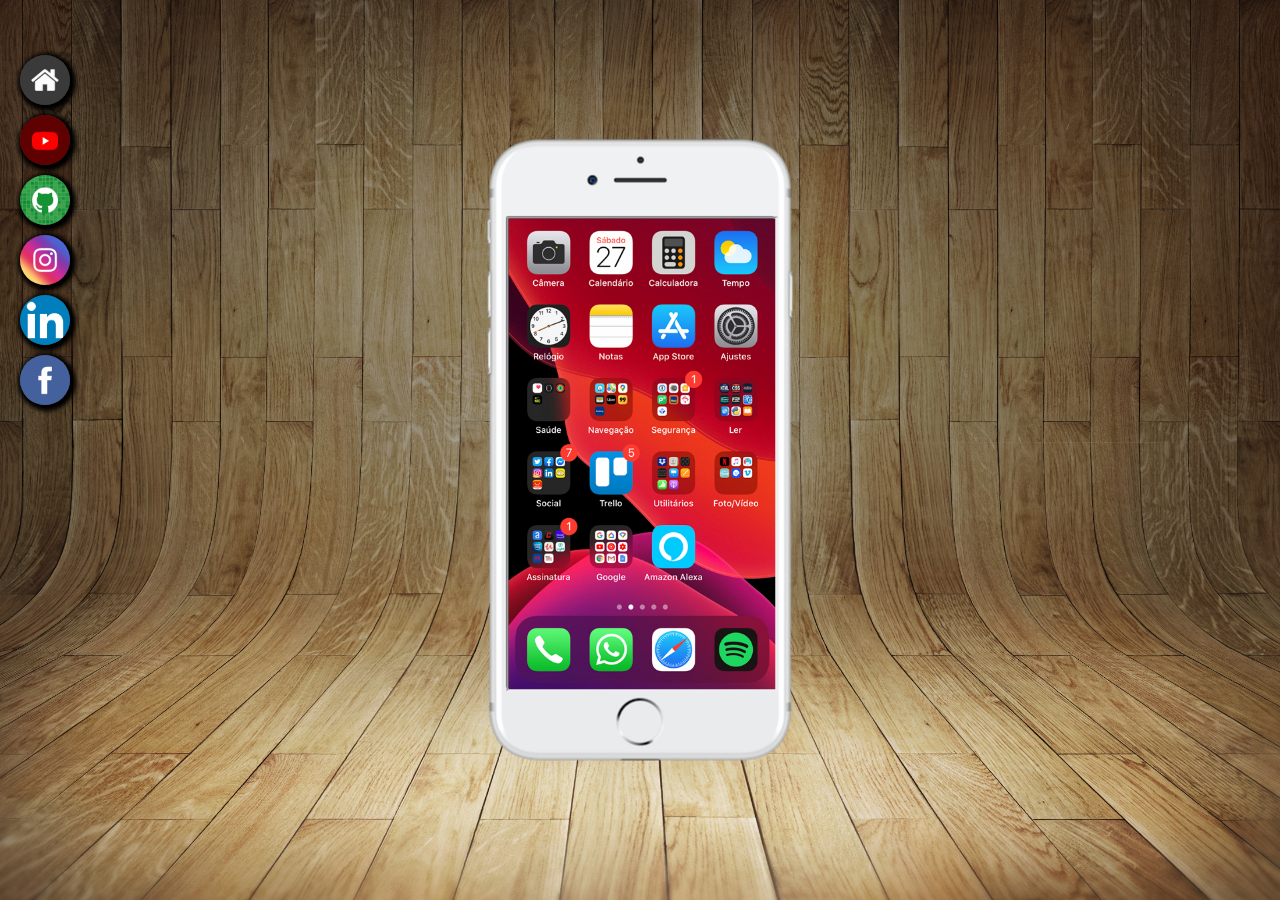
<file: index.html>
<!DOCTYPE html>
<html lang="en">
<head>
    <meta charset="UTF-8">
    <meta name="viewport" content="width=
    , initial-scale=1.0">
    <link rel="shortcut icon" href="favicon.ico" type="image/x-icon">
    <link rel="stylesheet" href="estilos.css">

    <title>Document</title>
</head>
<body>
    <main>
        <section id="telefone">
            <iframe src="home.html" name="tela" id="tela"> Seu nvegador não é compativel</iframe>

        </section>
        <section id="Redes-sociais">
            <a href="#" target="tela"> <img src="imagens/logo-home.jpg" alt="Home"></a>
            <a href="youtube.html" target="tela"> <img src="imagens/logo-youtube.jpg" alt="Youtube"></a>
            <a href=github.html target="tela"> <img src="imagens/logo-github.jpg" alt="GitHub"></a>
            <a href="Instagram.html" target="tela"> <img src="imagens/logo-instagram.jpg" alt="Instagram"></a>
            <a href="linkdin.html" target="tela"> <img src="imagens/LinkedIn_icon.svg.png" alt="Twitter"></a>
            <a href="facebook.html" target="tela"> <img src="imagens/logo-facebook.jpg" alt="Facebook"></a>


        </section>
    </main>
    
</body>
</html>
</file>
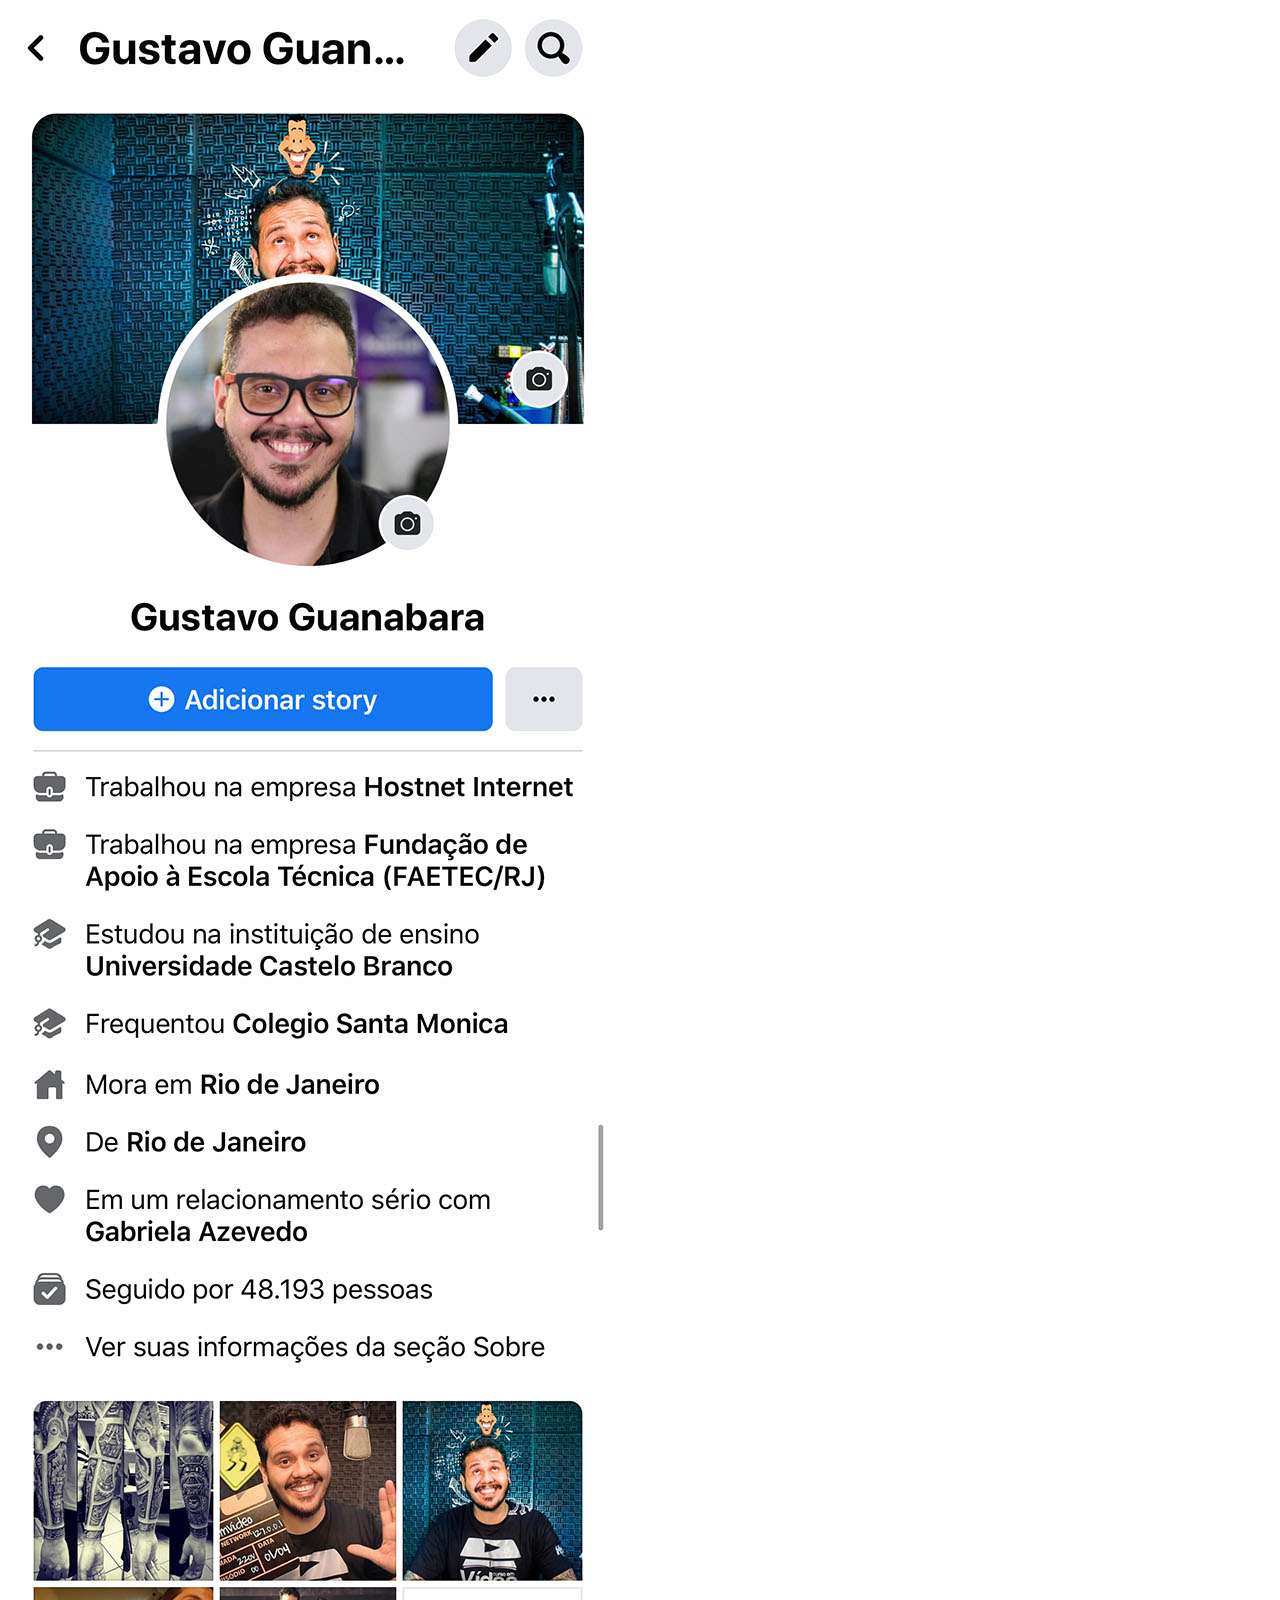
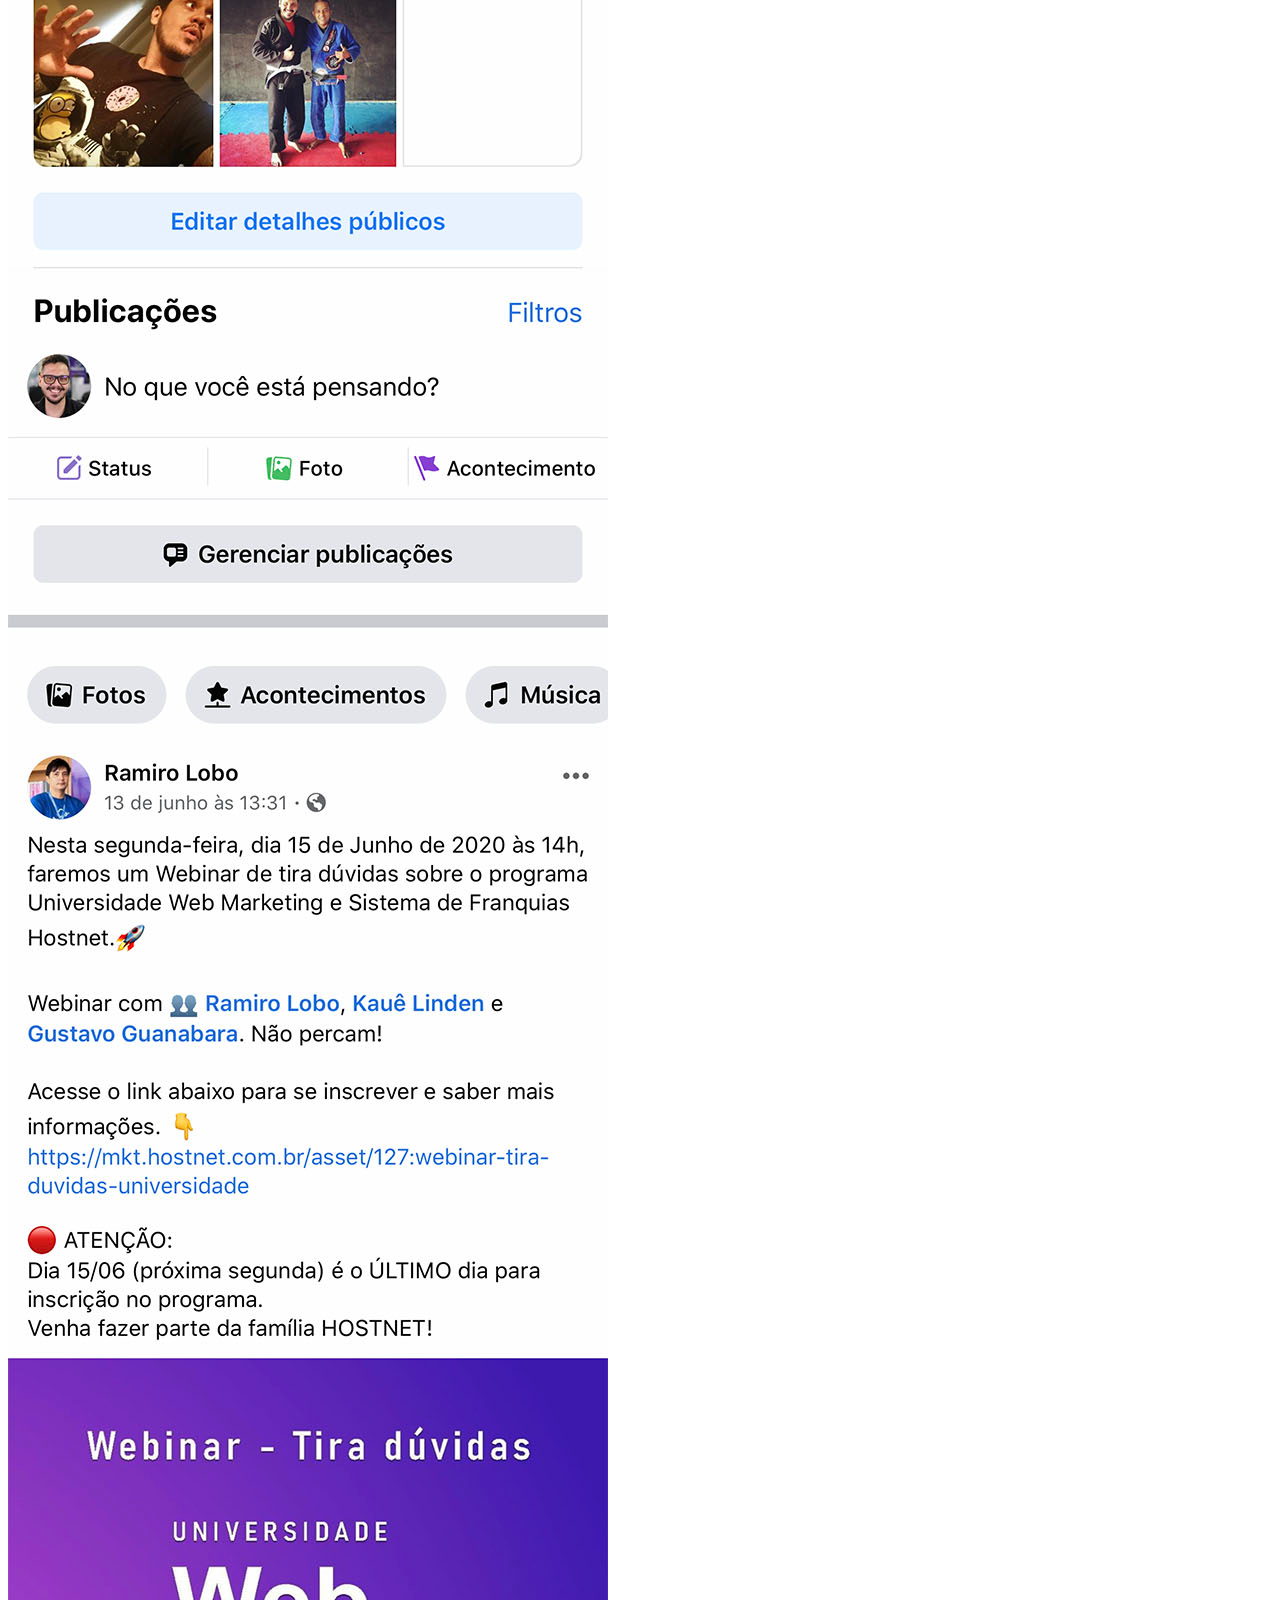
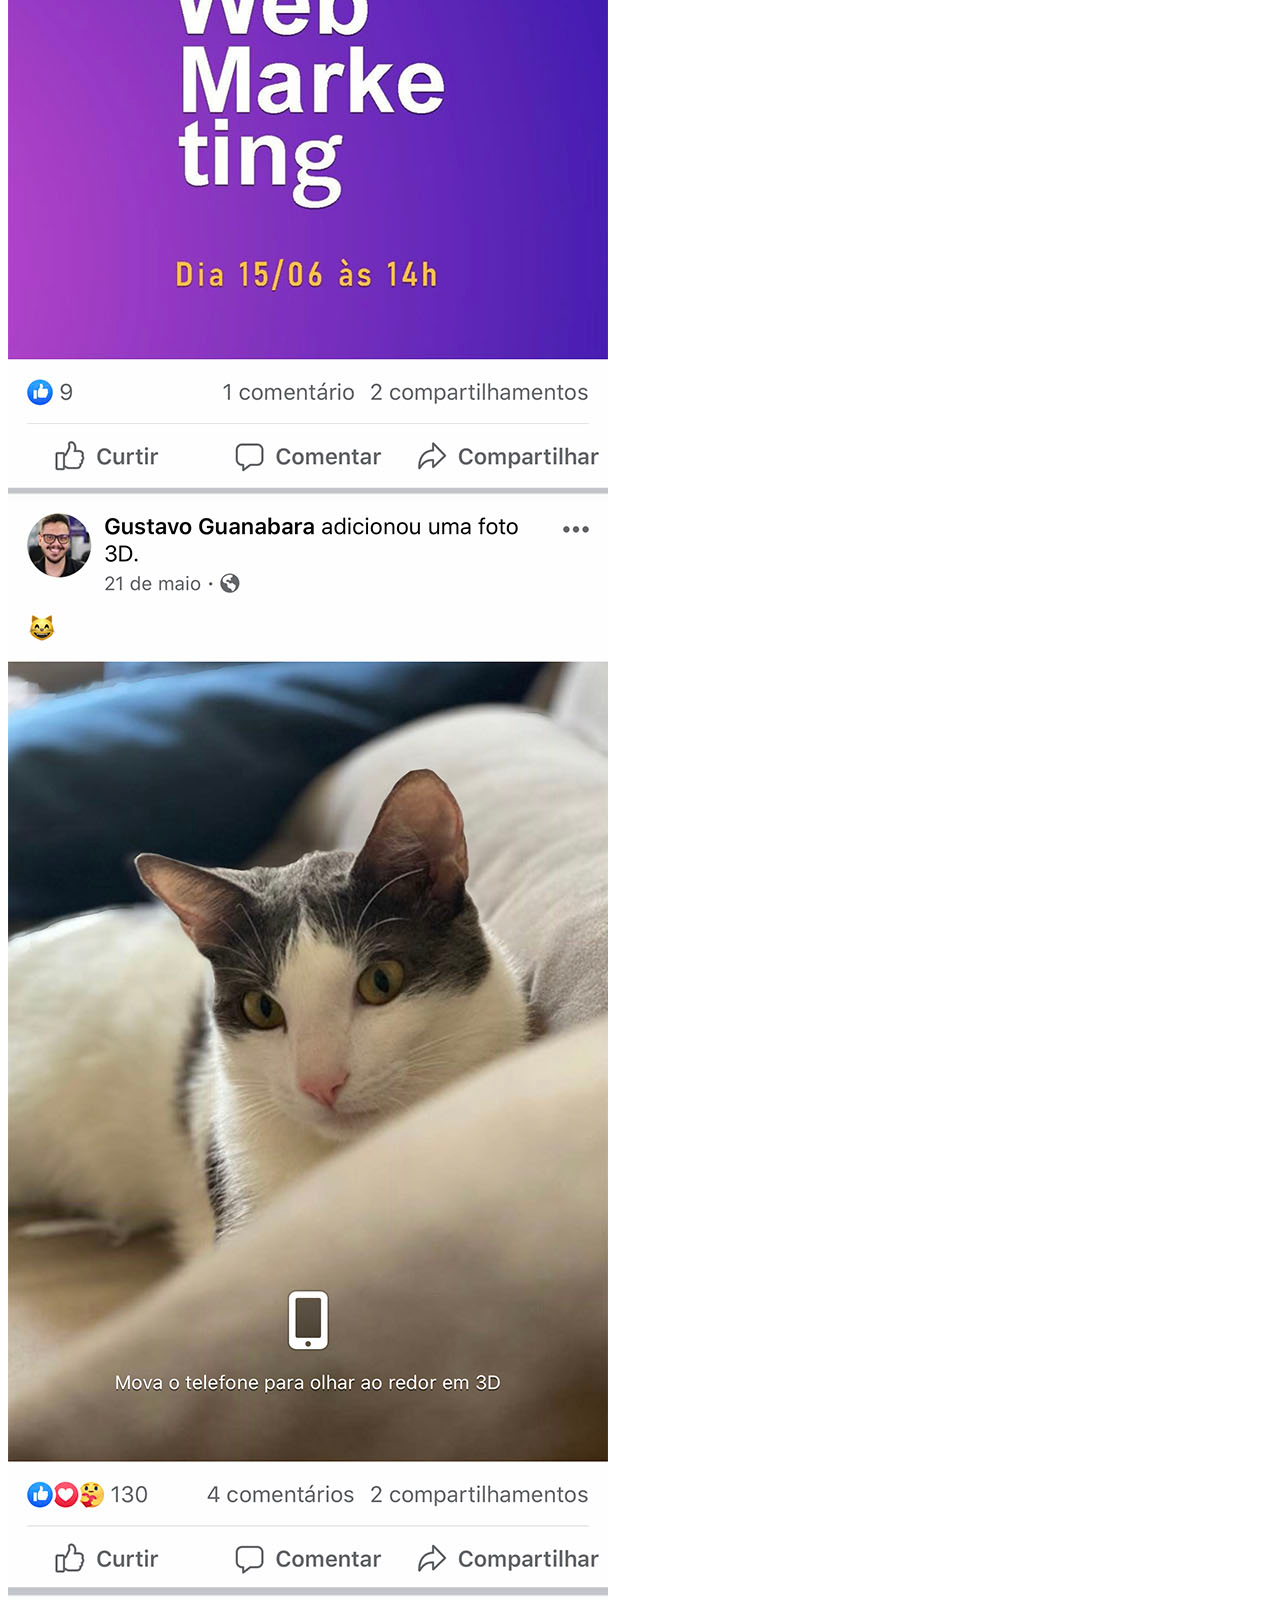
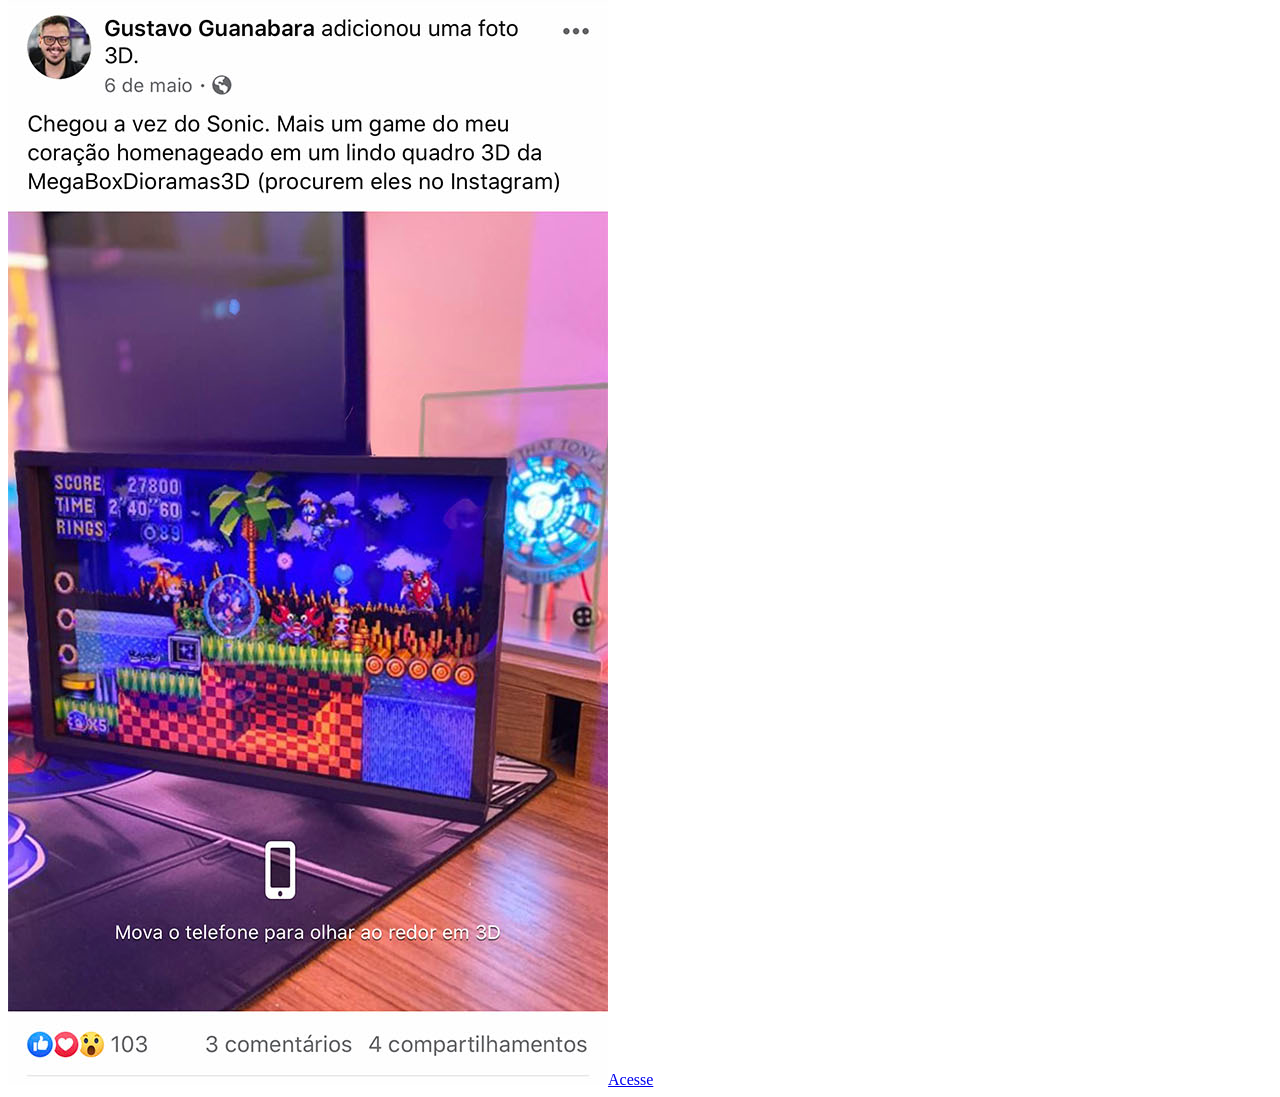
<file: facebook.html>
<!DOCTYPE html>
<html lang="en">
<head>
    <meta charset="UTF-8">
    <meta name="viewport" content="width=device-width, initial-scale=1.0">
    <title>Document</title>
</head>
<body>
         <img src="imagens/tela-facebook.jpg" alt="Facebook" ><a href="https://www.facebook.com/luis.mesquita.98" target="_blank">Acesse</a>
</body>
</html>
</file>
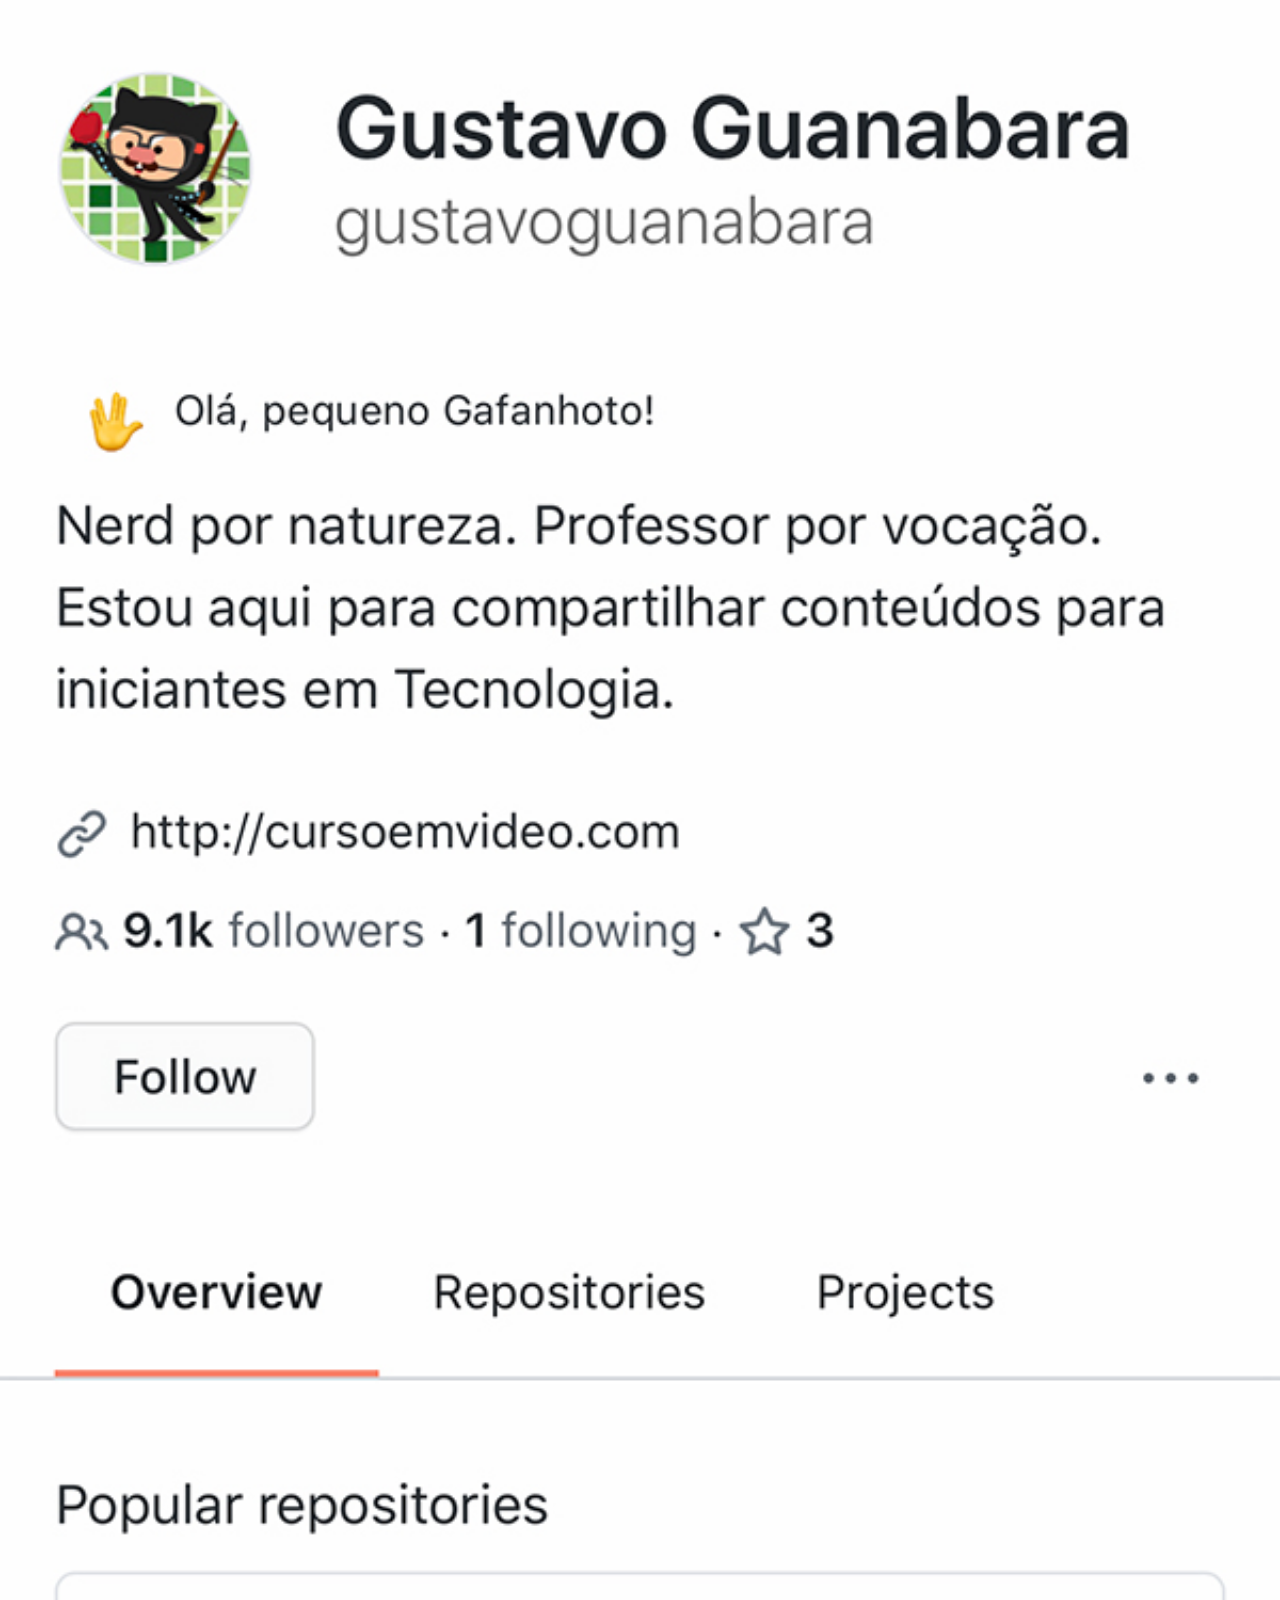
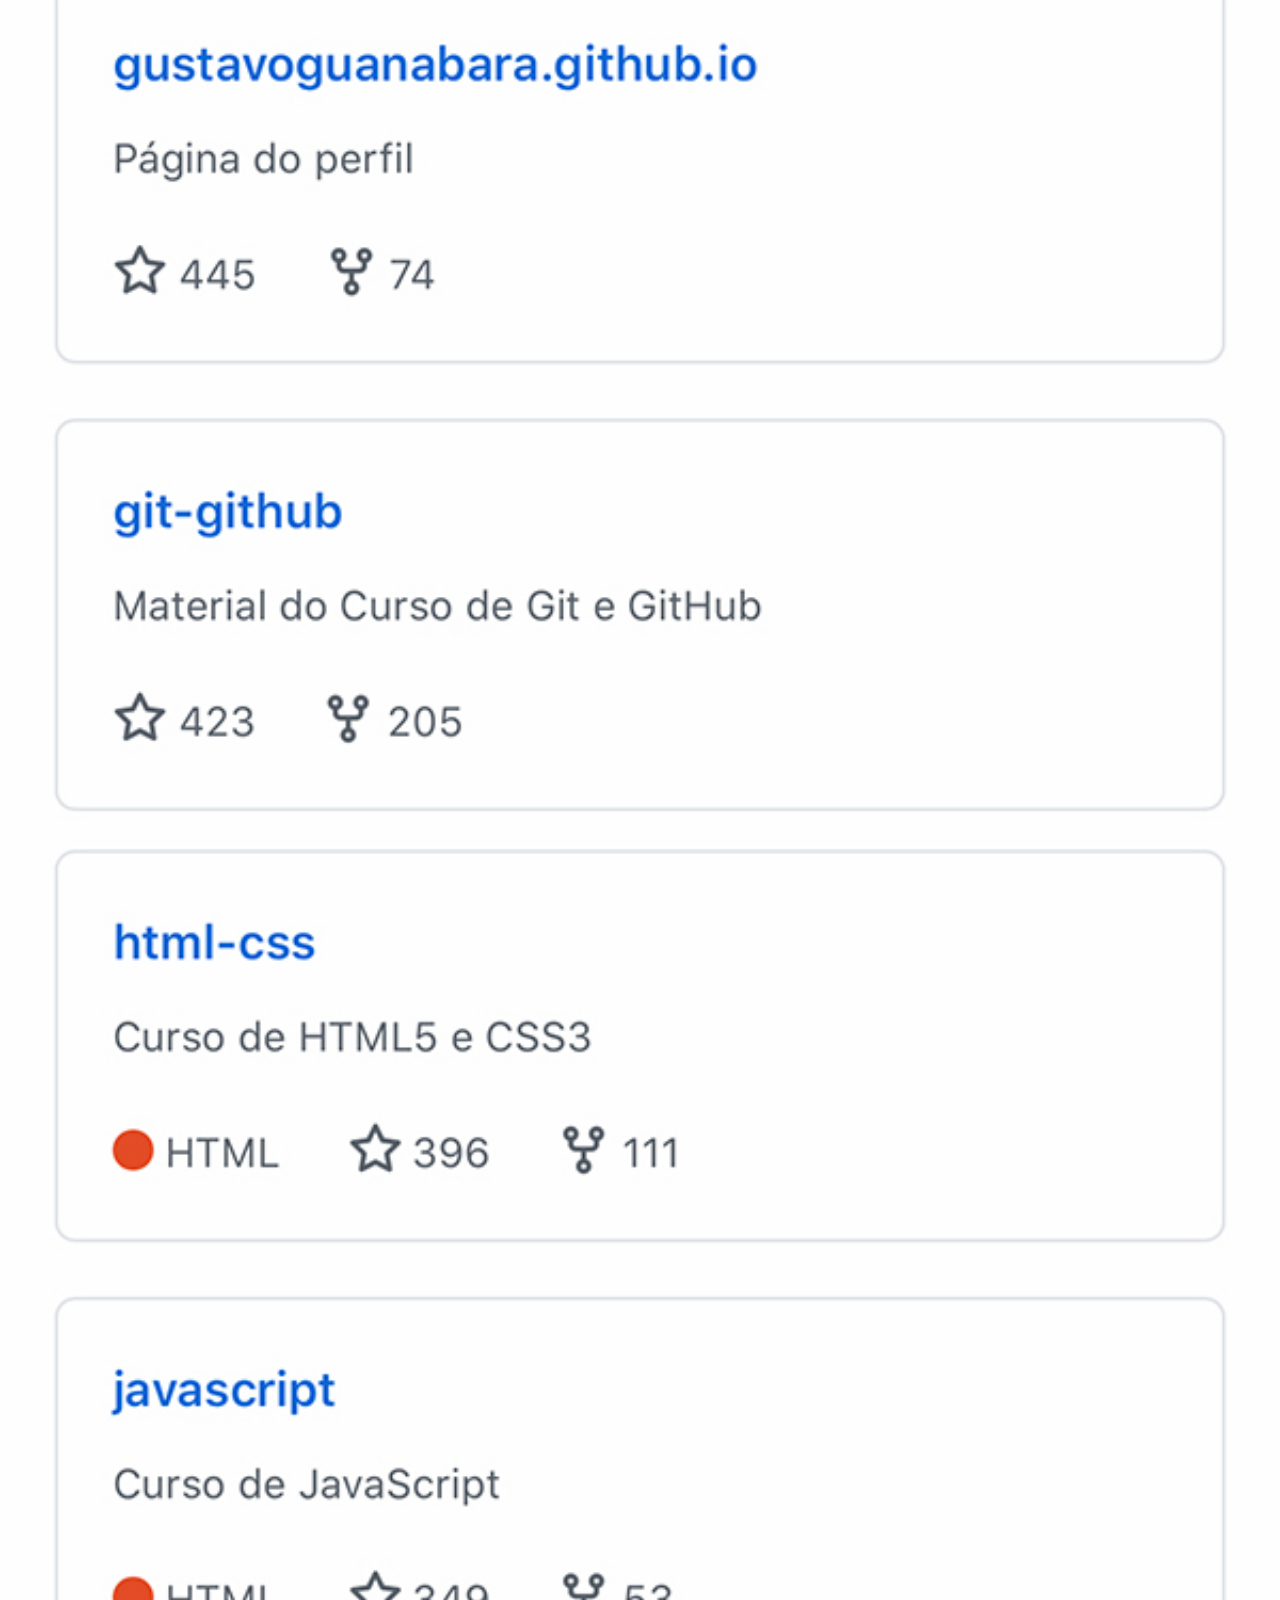
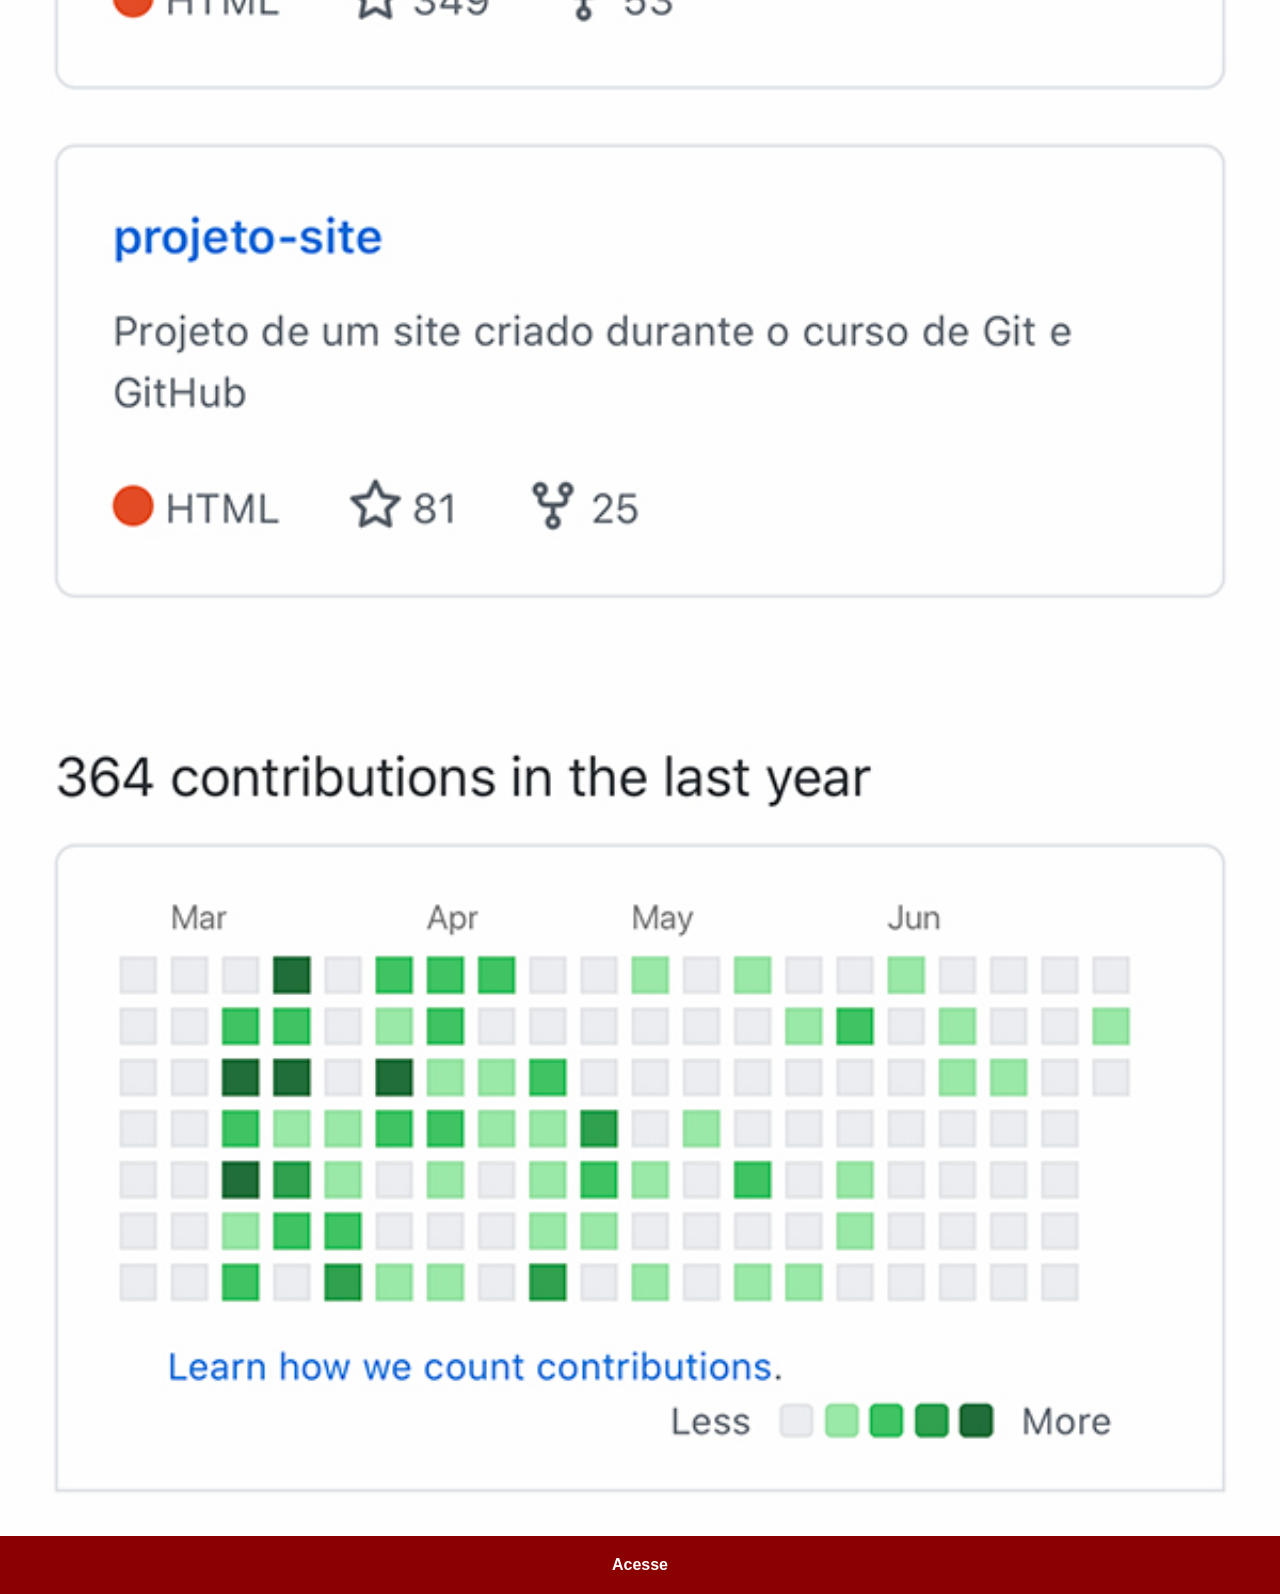
<file: github.html>
<!DOCTYPE html>
<html lang="en">
<head>
    <meta charset="UTF-8">
    <meta name="viewport" content="width=device-width, initial-scale=1.0">
    <title>Document</title>
    <link rel="stylesheet" href="social.css">
</head>
<body>
    <img src="imagens/tela-github.jpg" alt="Github" ><a href="https://github.com/luisrocha1996" target="_blank">Acesse</a>
</body>
</html>
</file>
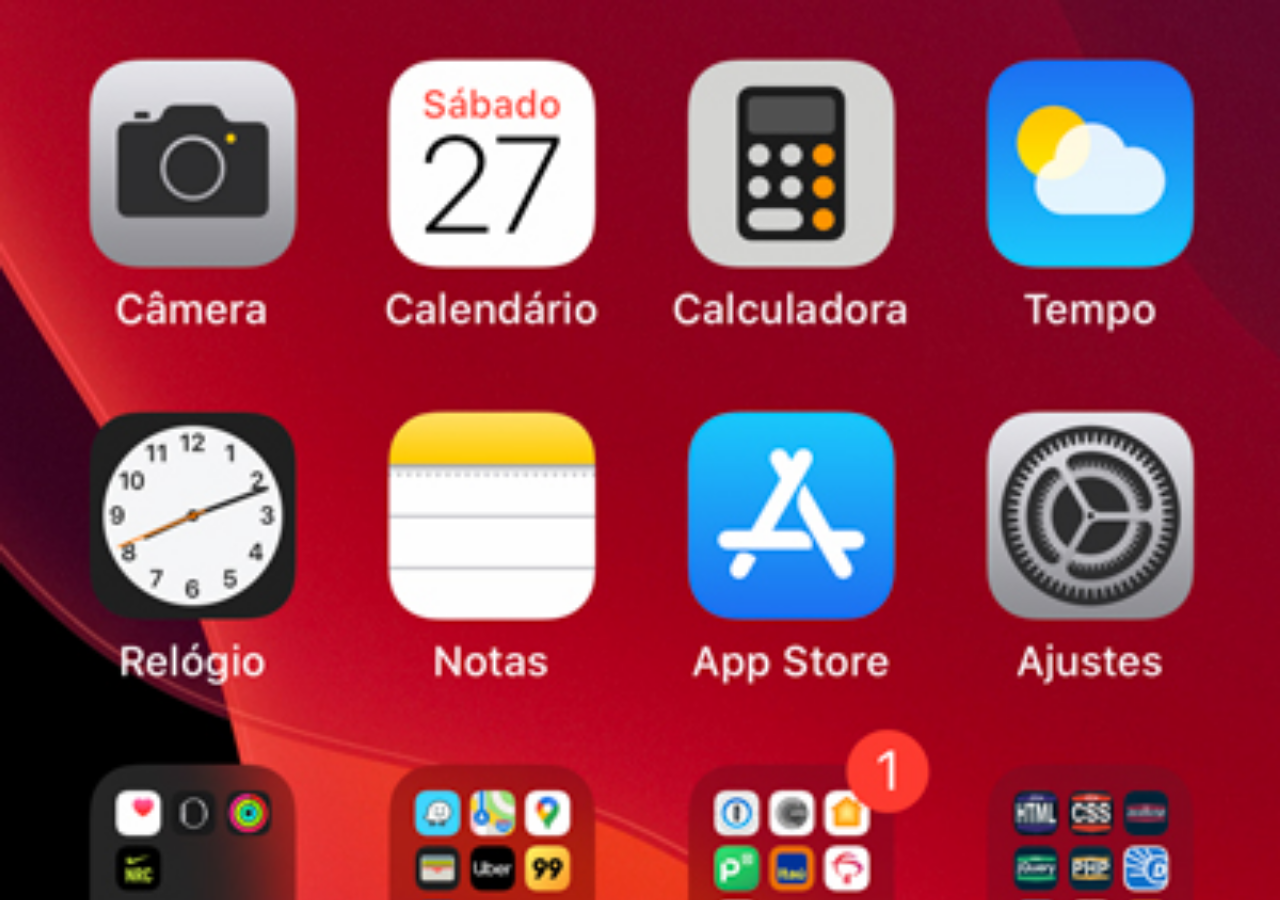
<file: home.html>
<!DOCTYPE html>
<html lang="en">
<head>
    <meta charset="UTF-8">
    <meta name="viewport" content="width=
    , initial-scale=1.0">
    <title>Document</title>
</head>

<style>
    * {
        margin: 0px;
        padding: 0px;
    }

    body {
        width: 100vw;
        height: 100vh;
        background-color:  black;
        background: url(imagens/tela-home.jpg) no-repeat top center;
        background-size: cover;
    }
    
</style>
<body>
    
</body>
</html>
</file>
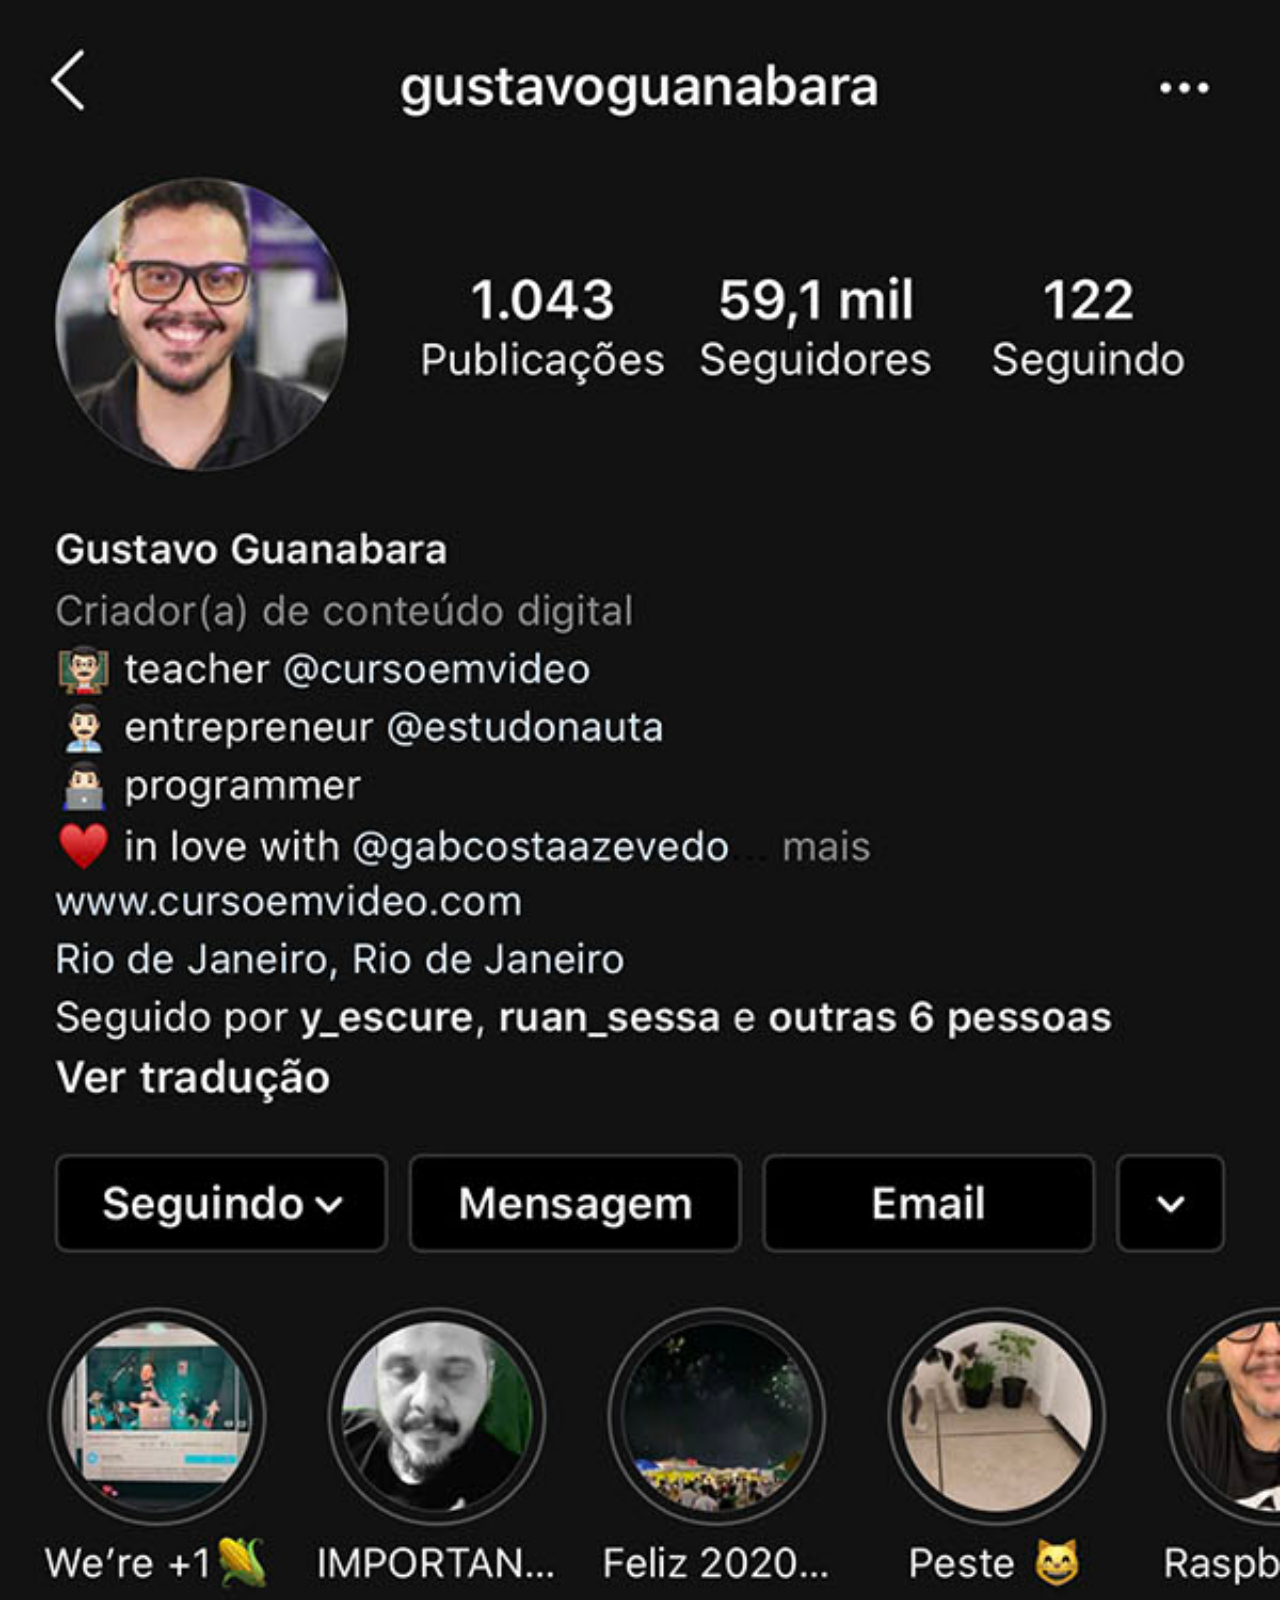
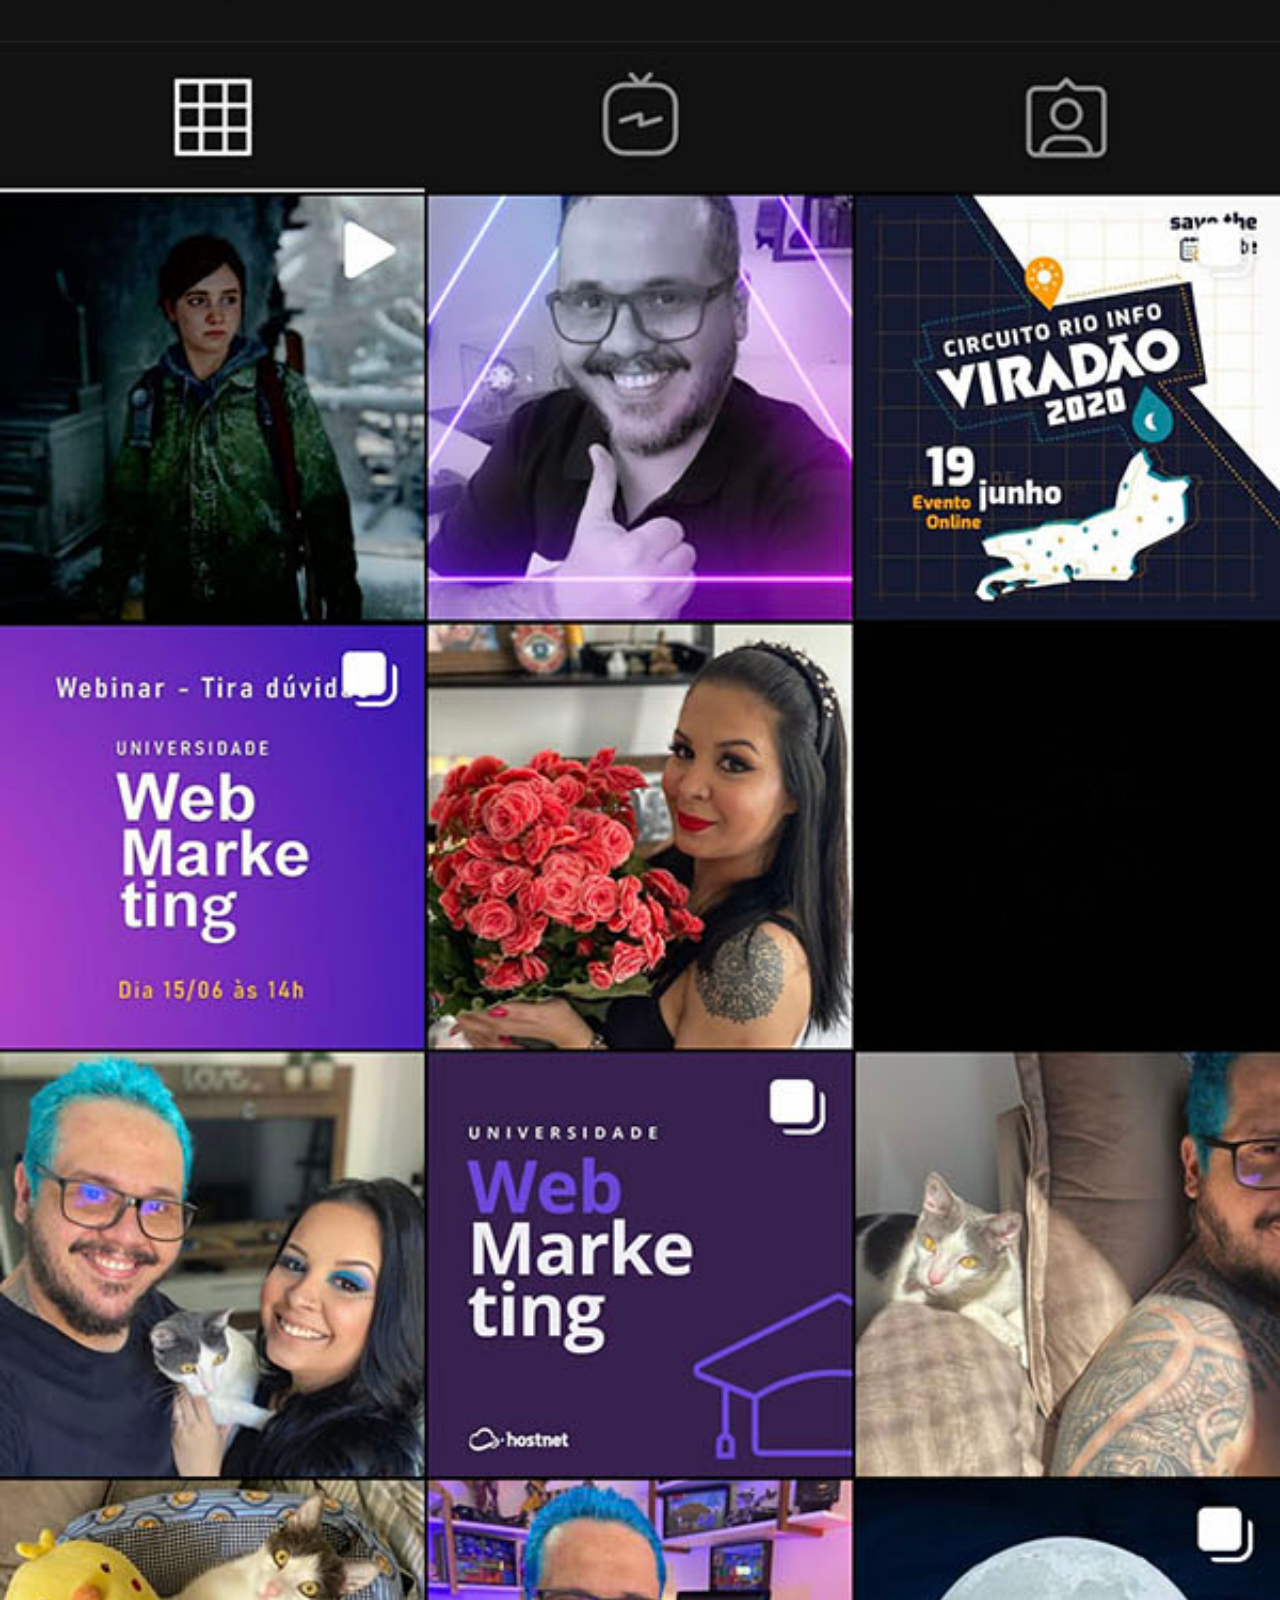
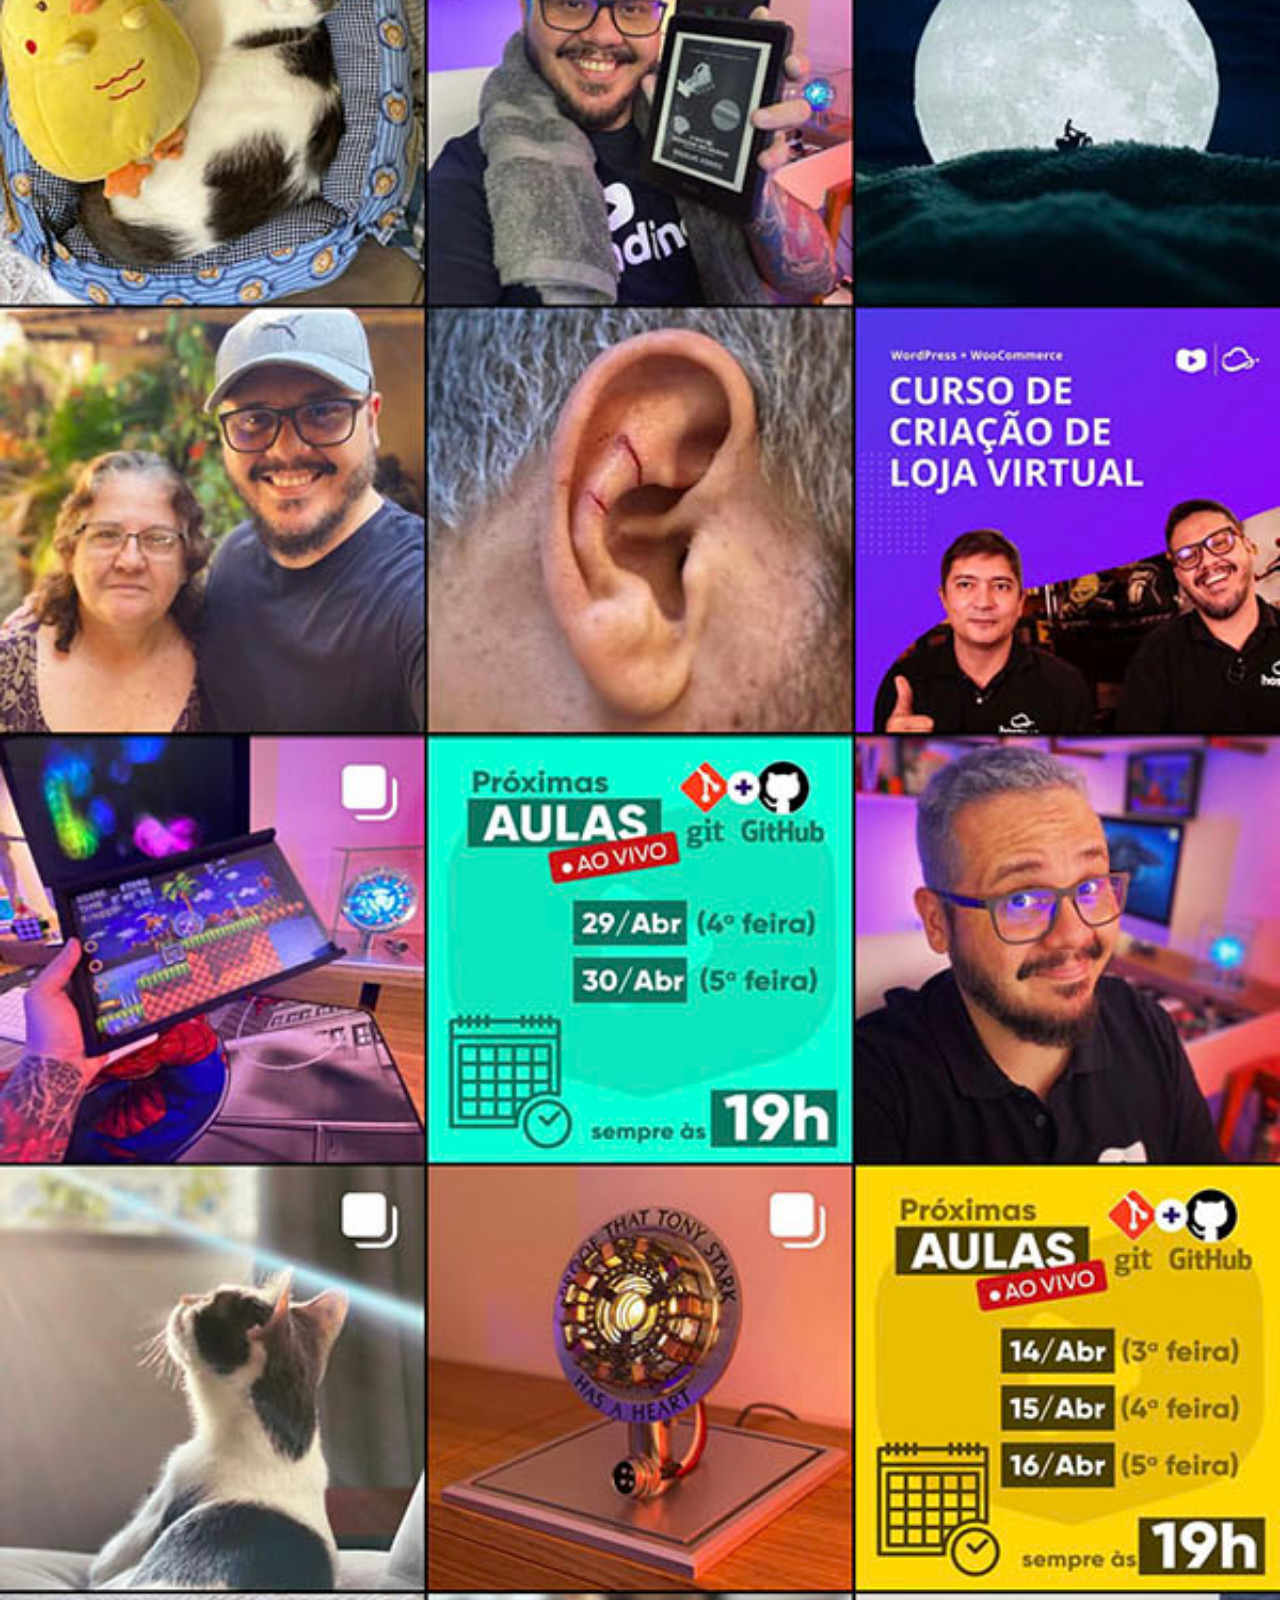
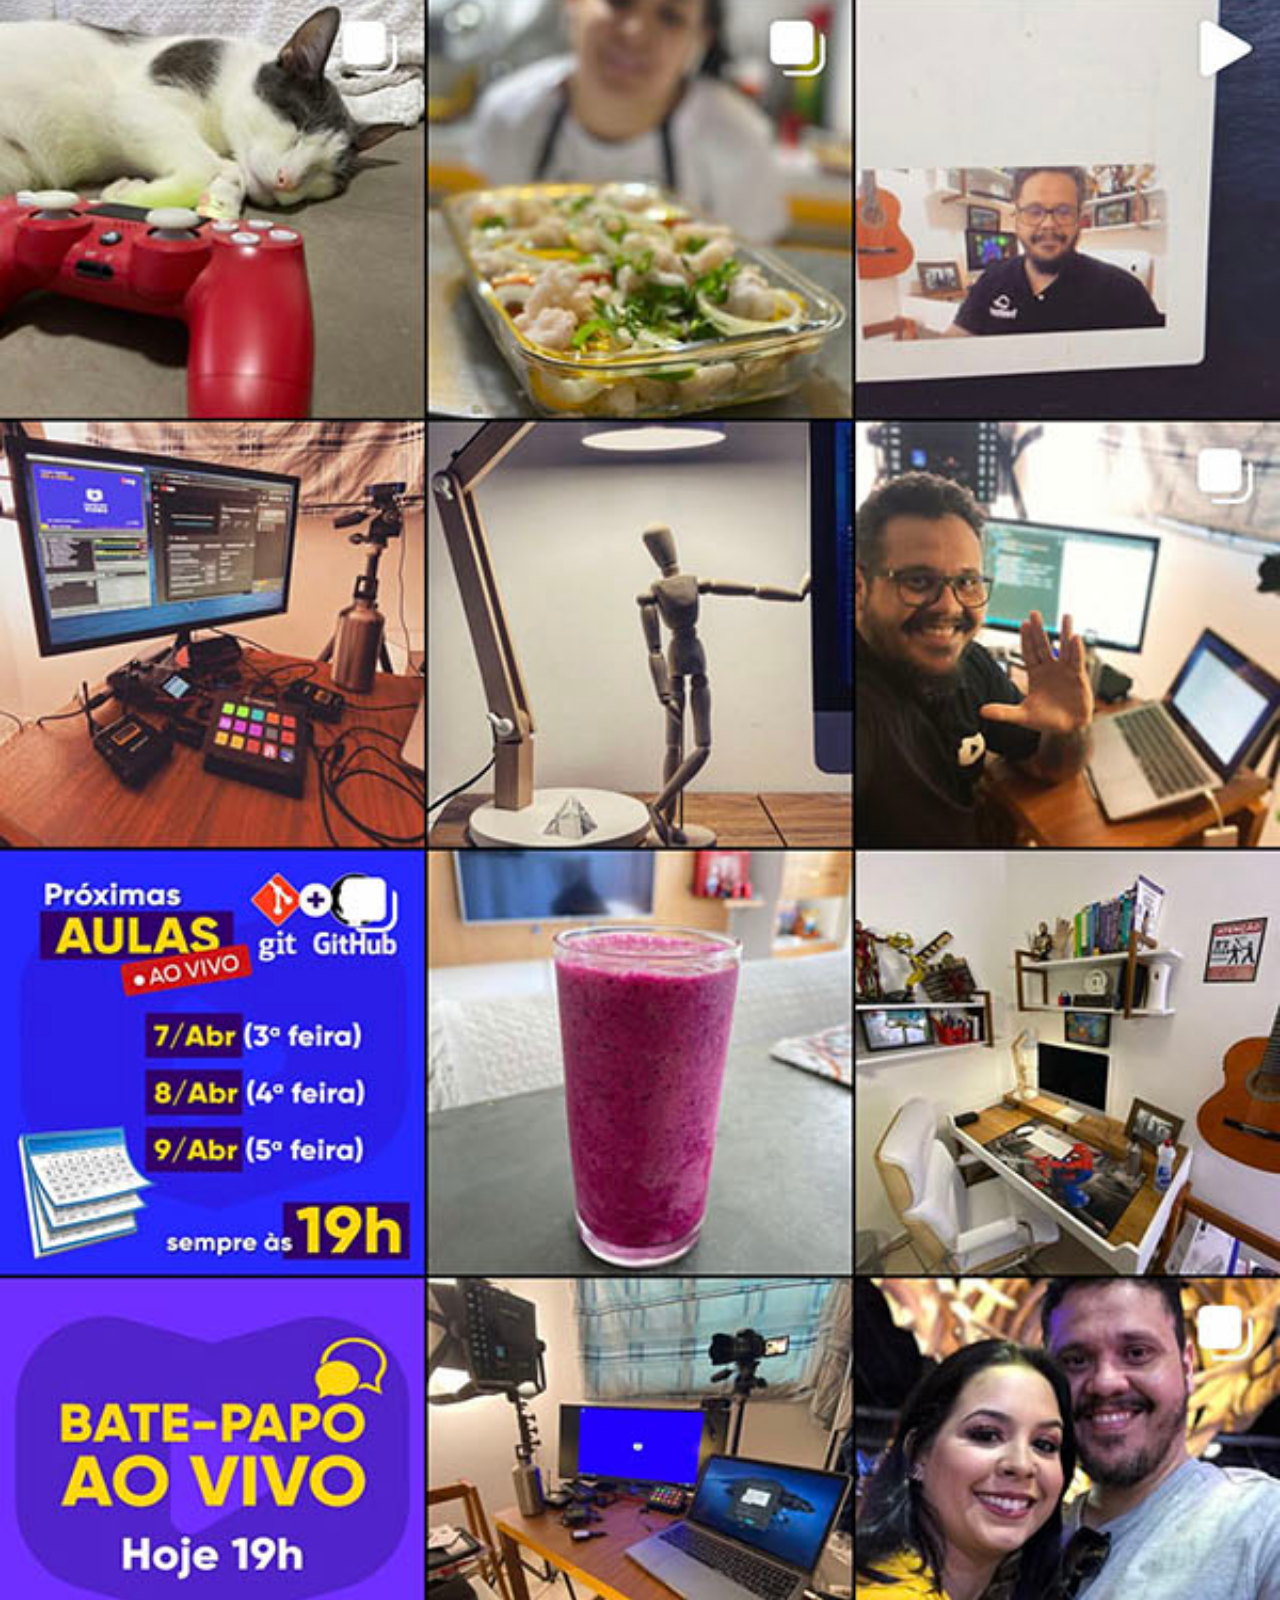
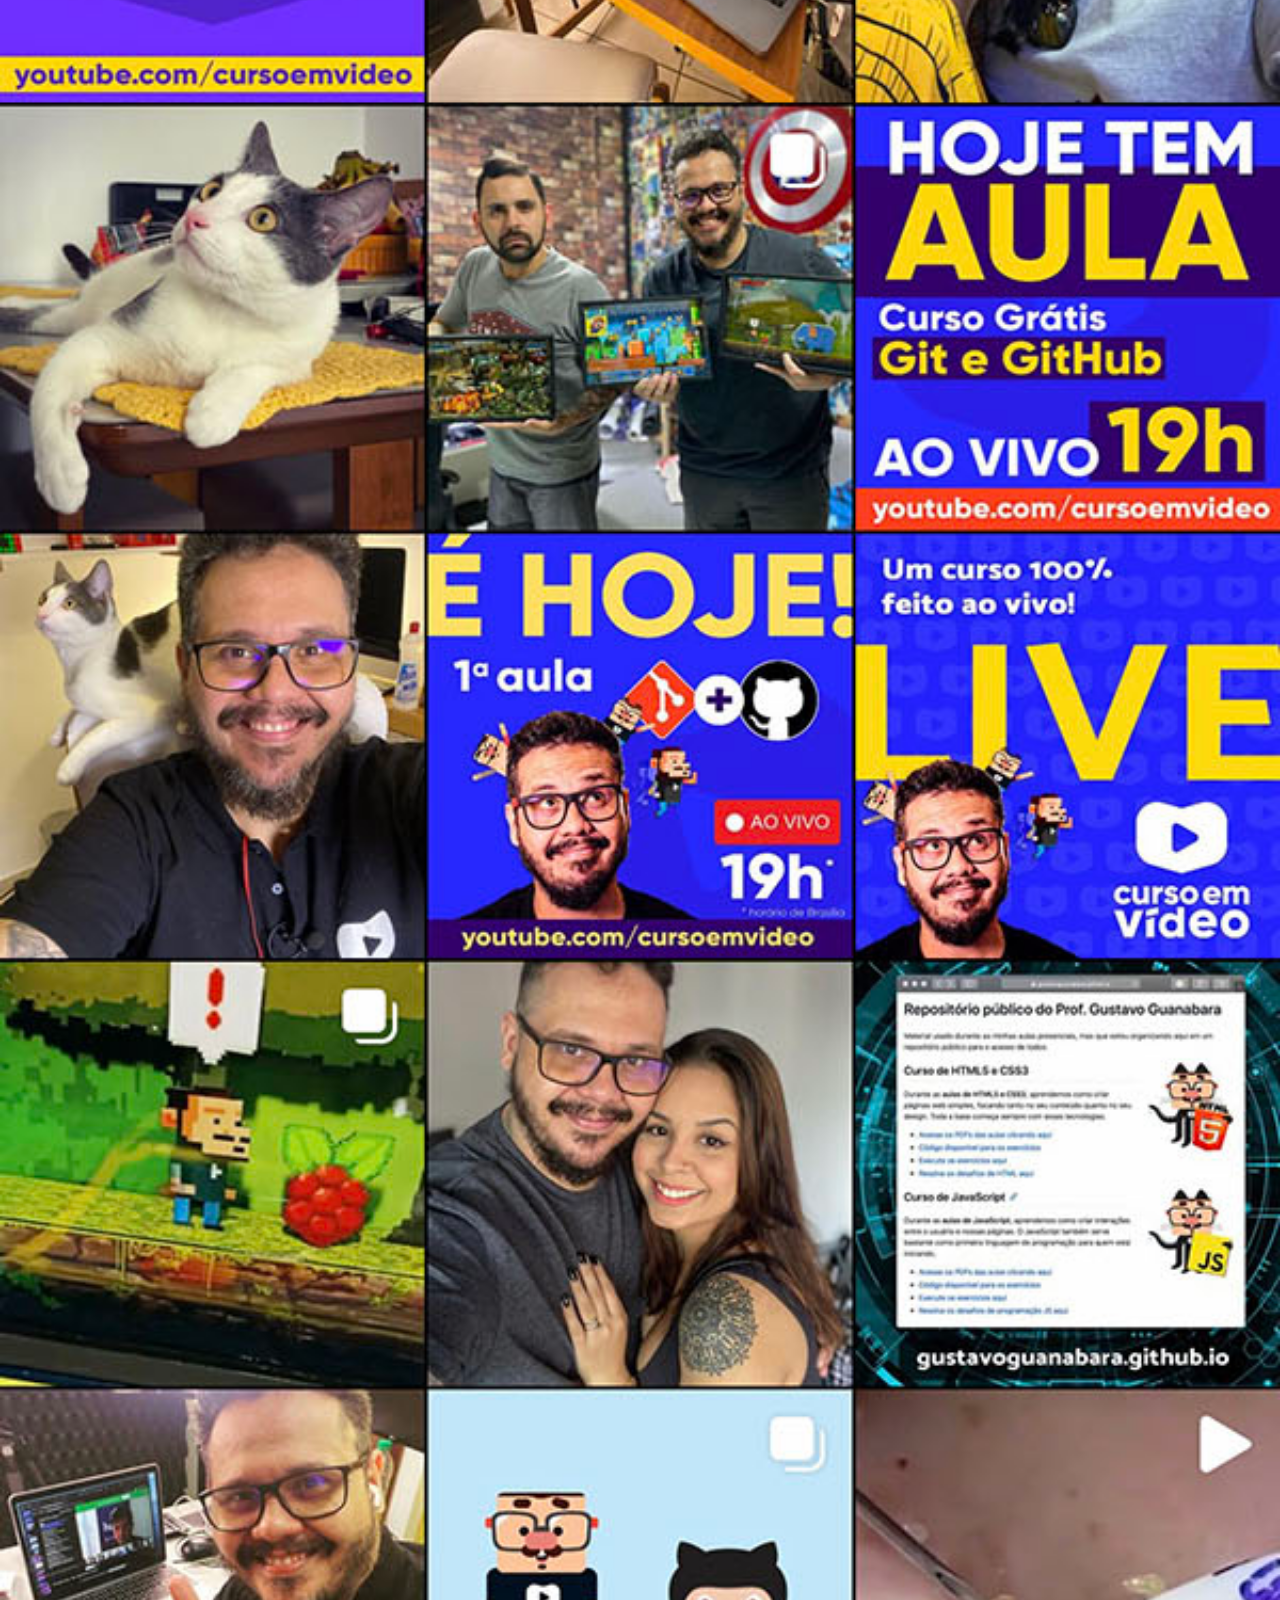
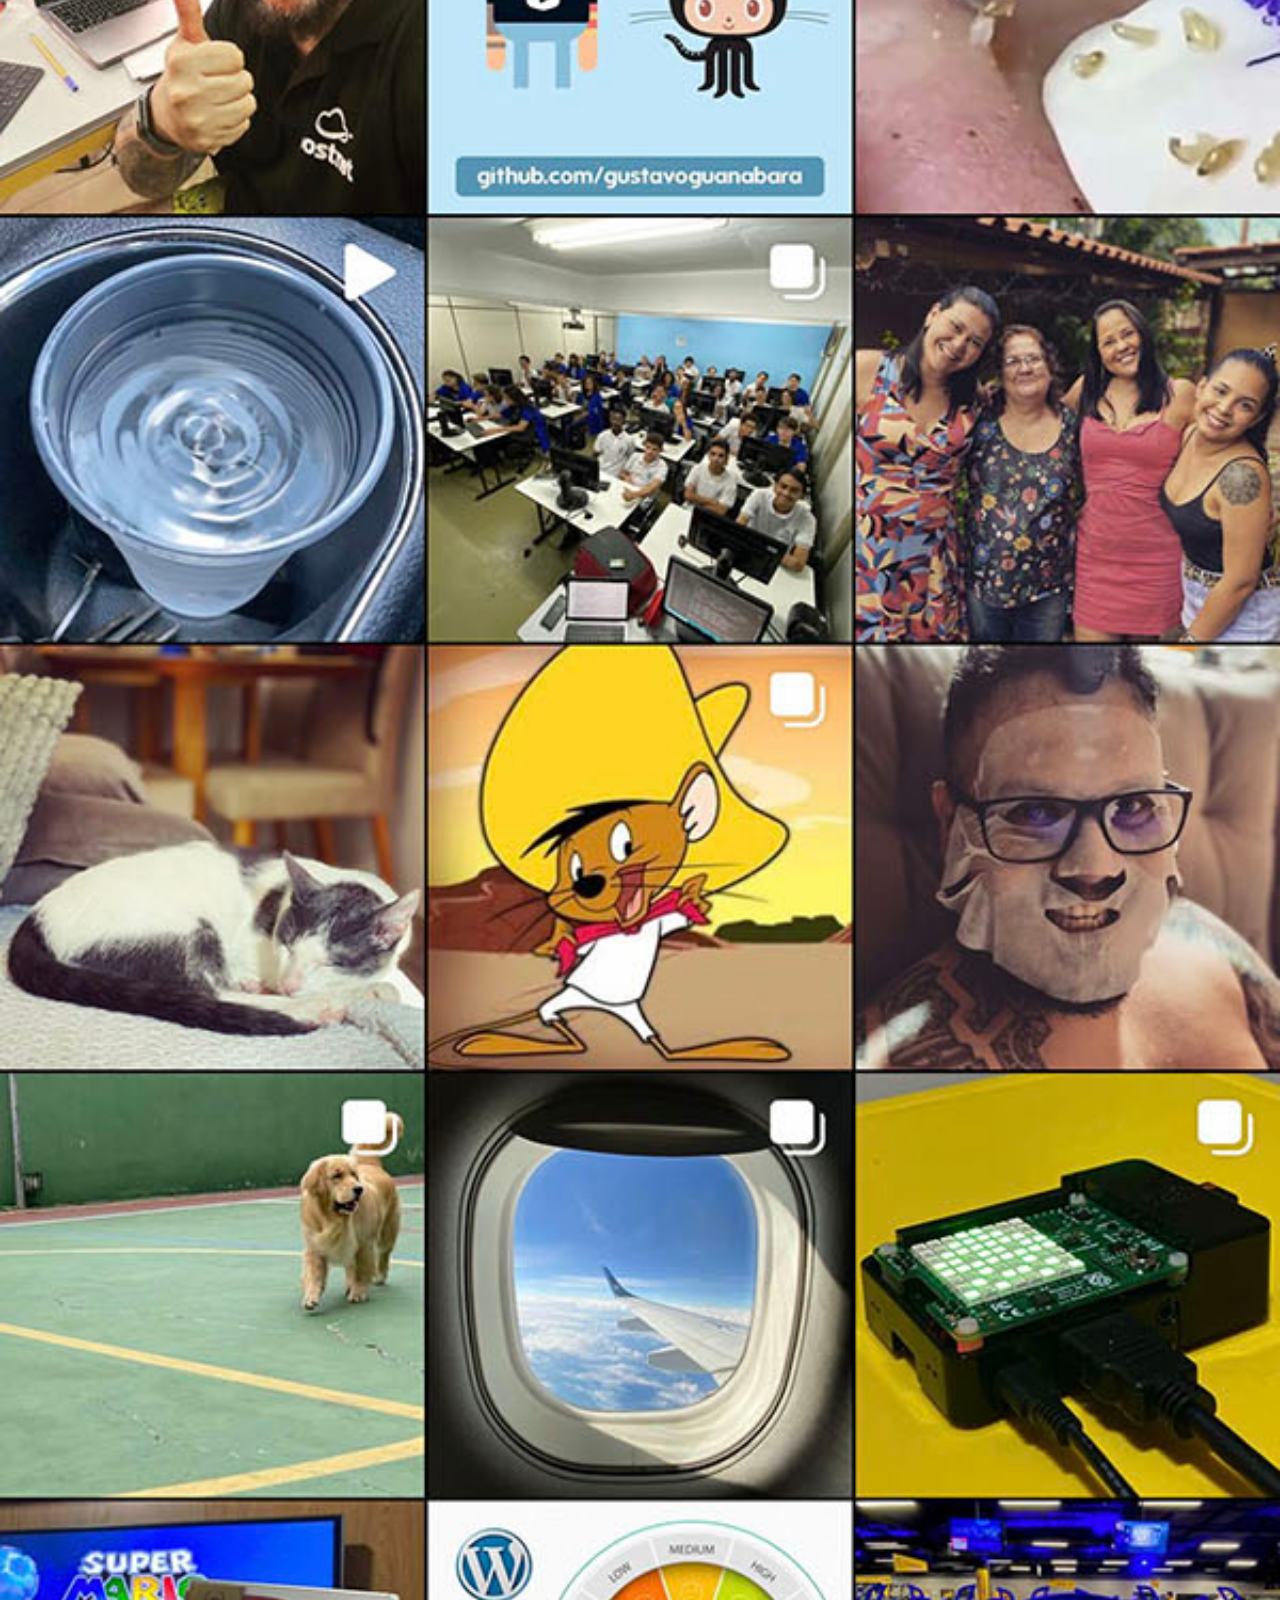
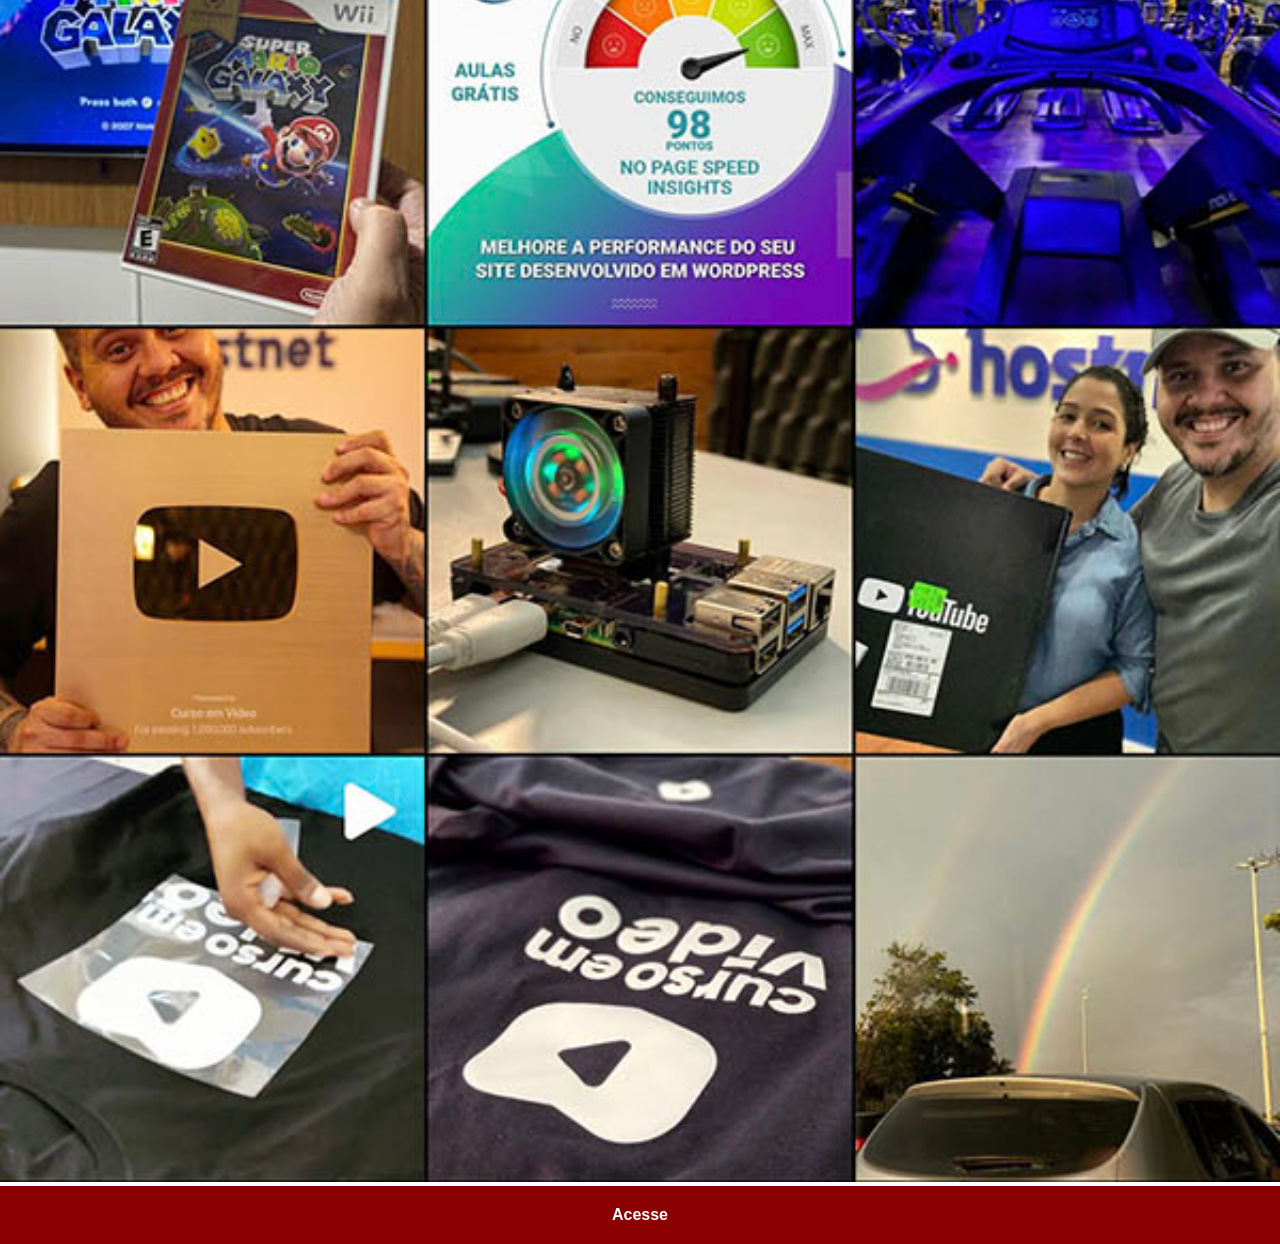
<file: Instagram.html>
<!DOCTYPE html>
<html lang="en">
<head>
    <meta charset="UTF-8">
    <meta name="viewport" content="width=device-width, initial-scale=1.0">
    <title>Document</title>
    <link rel="stylesheet" href="social.css">
</head>
<body>
   
     <img src="imagens/tela-instagram.jpg" alt="Github" ><a href="https://www.instagram.com/luis.mesquita.98/" target="_blank">Acesse</a>
</body>
</html>
</file>
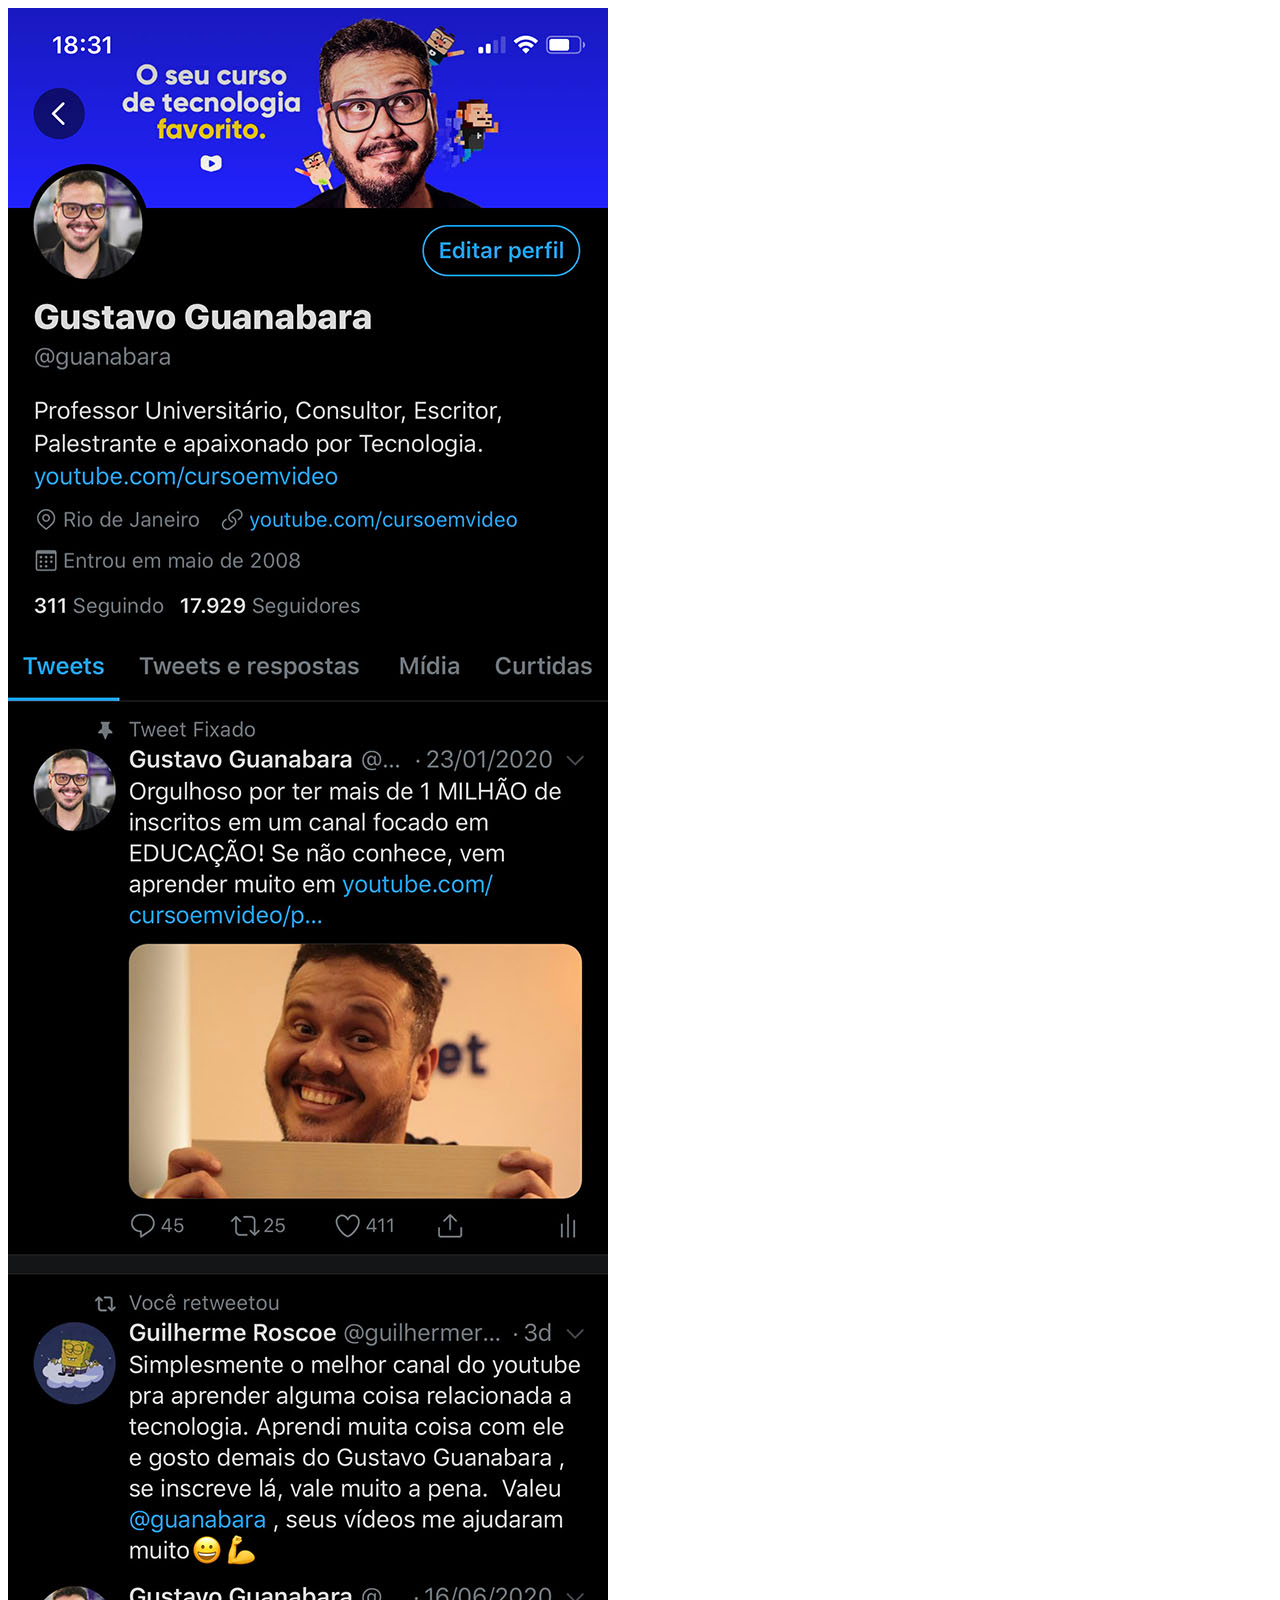
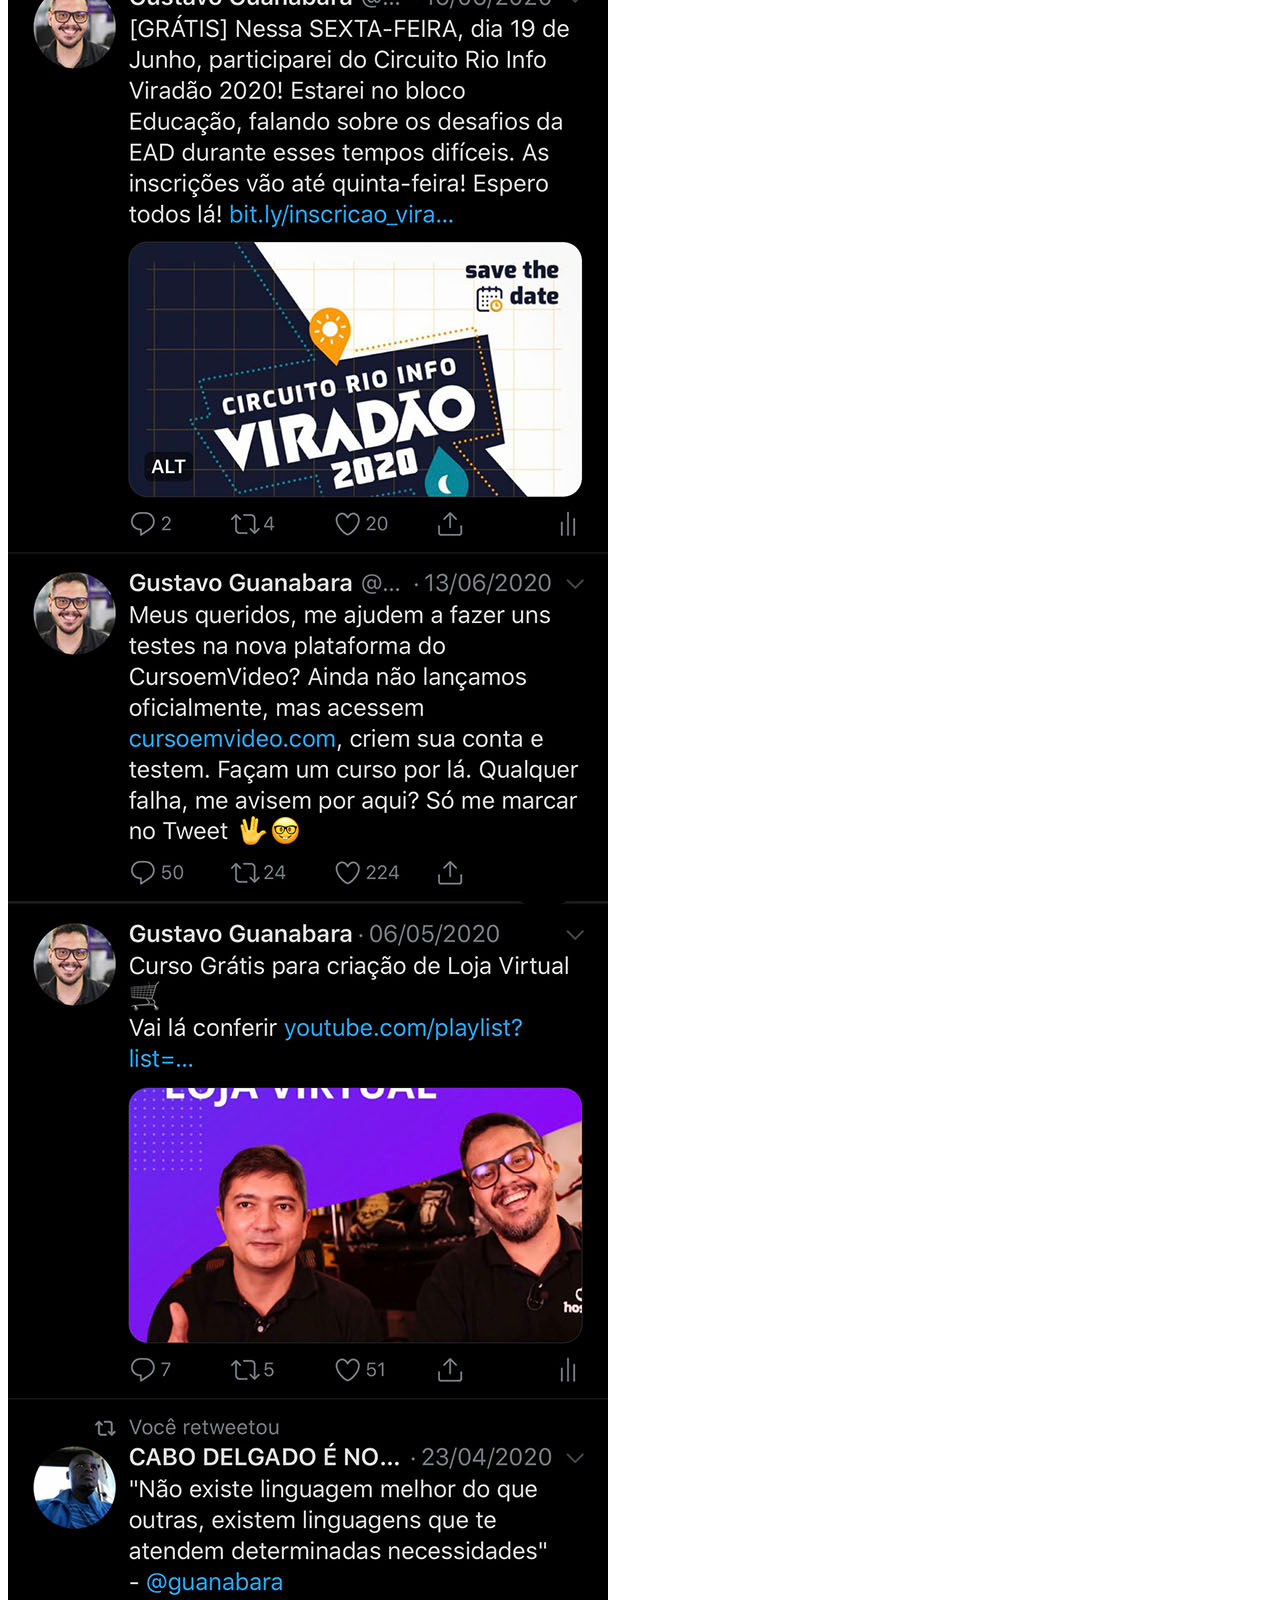
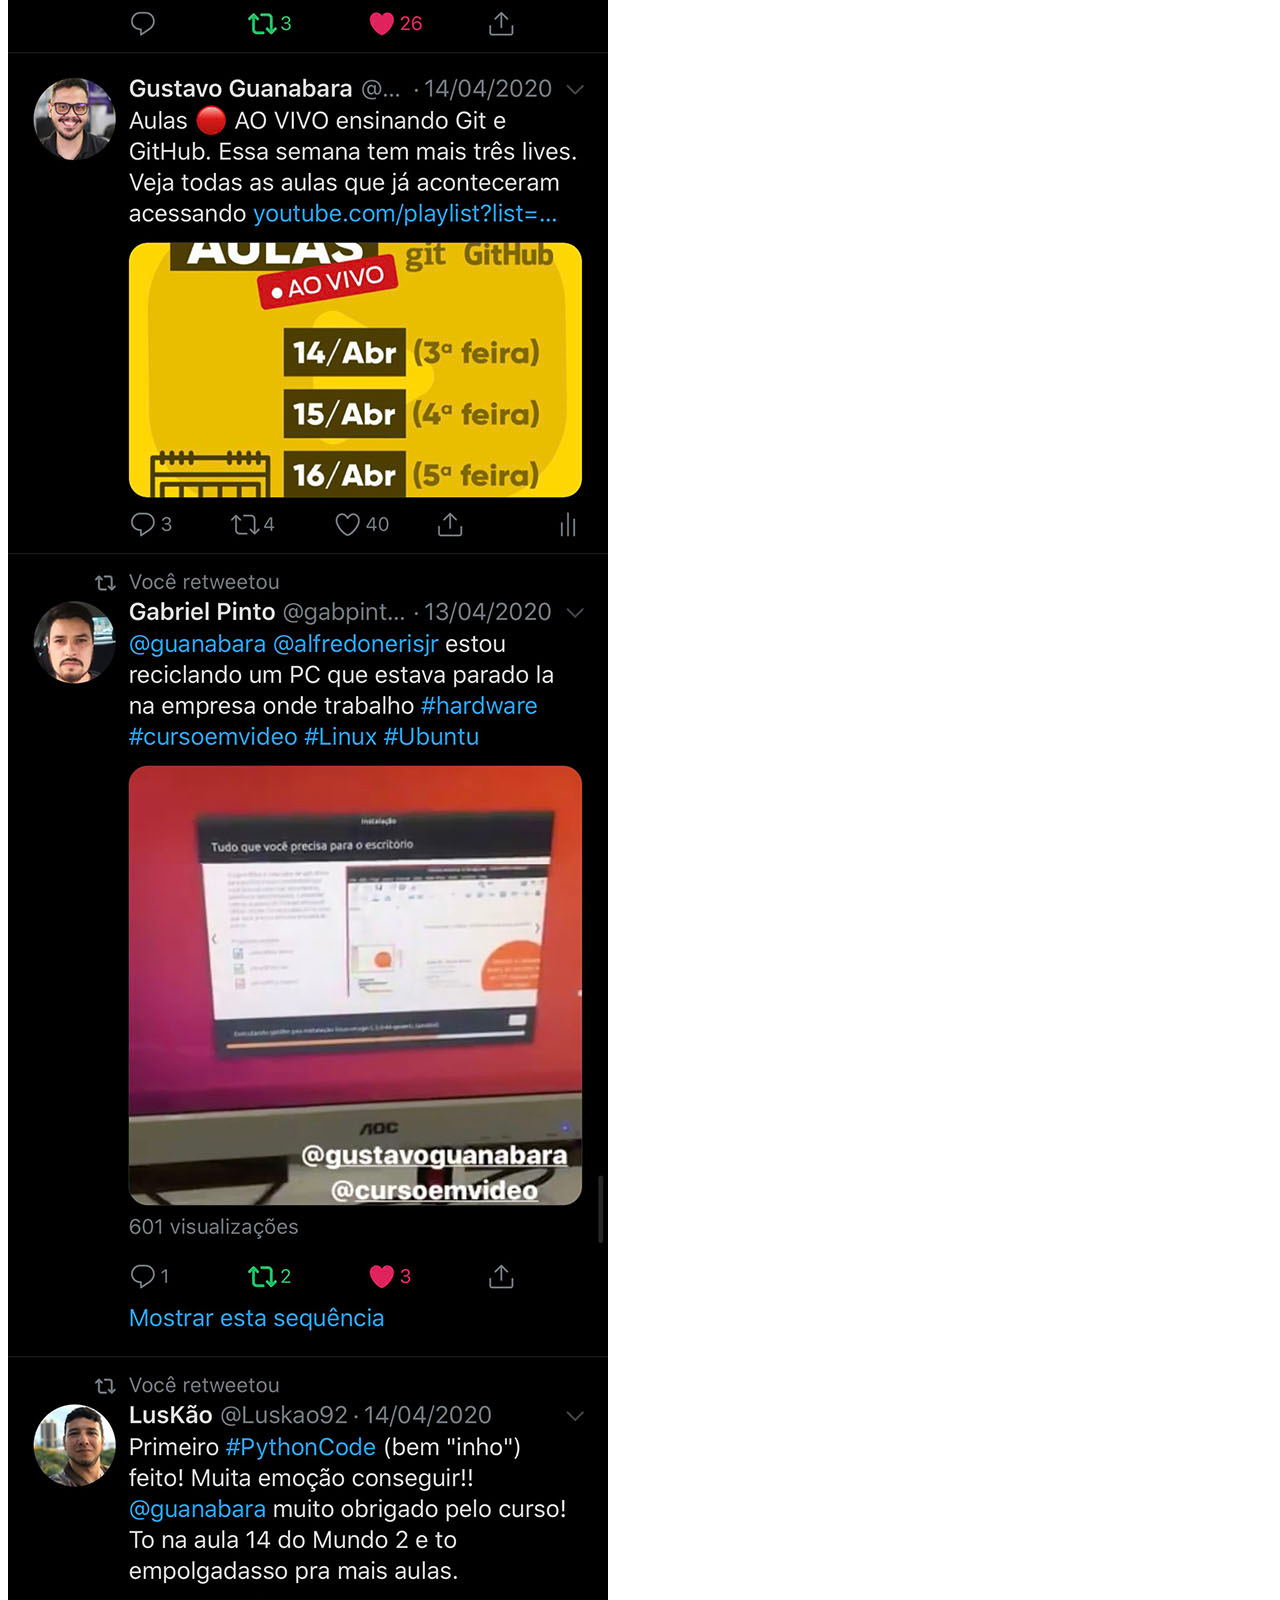
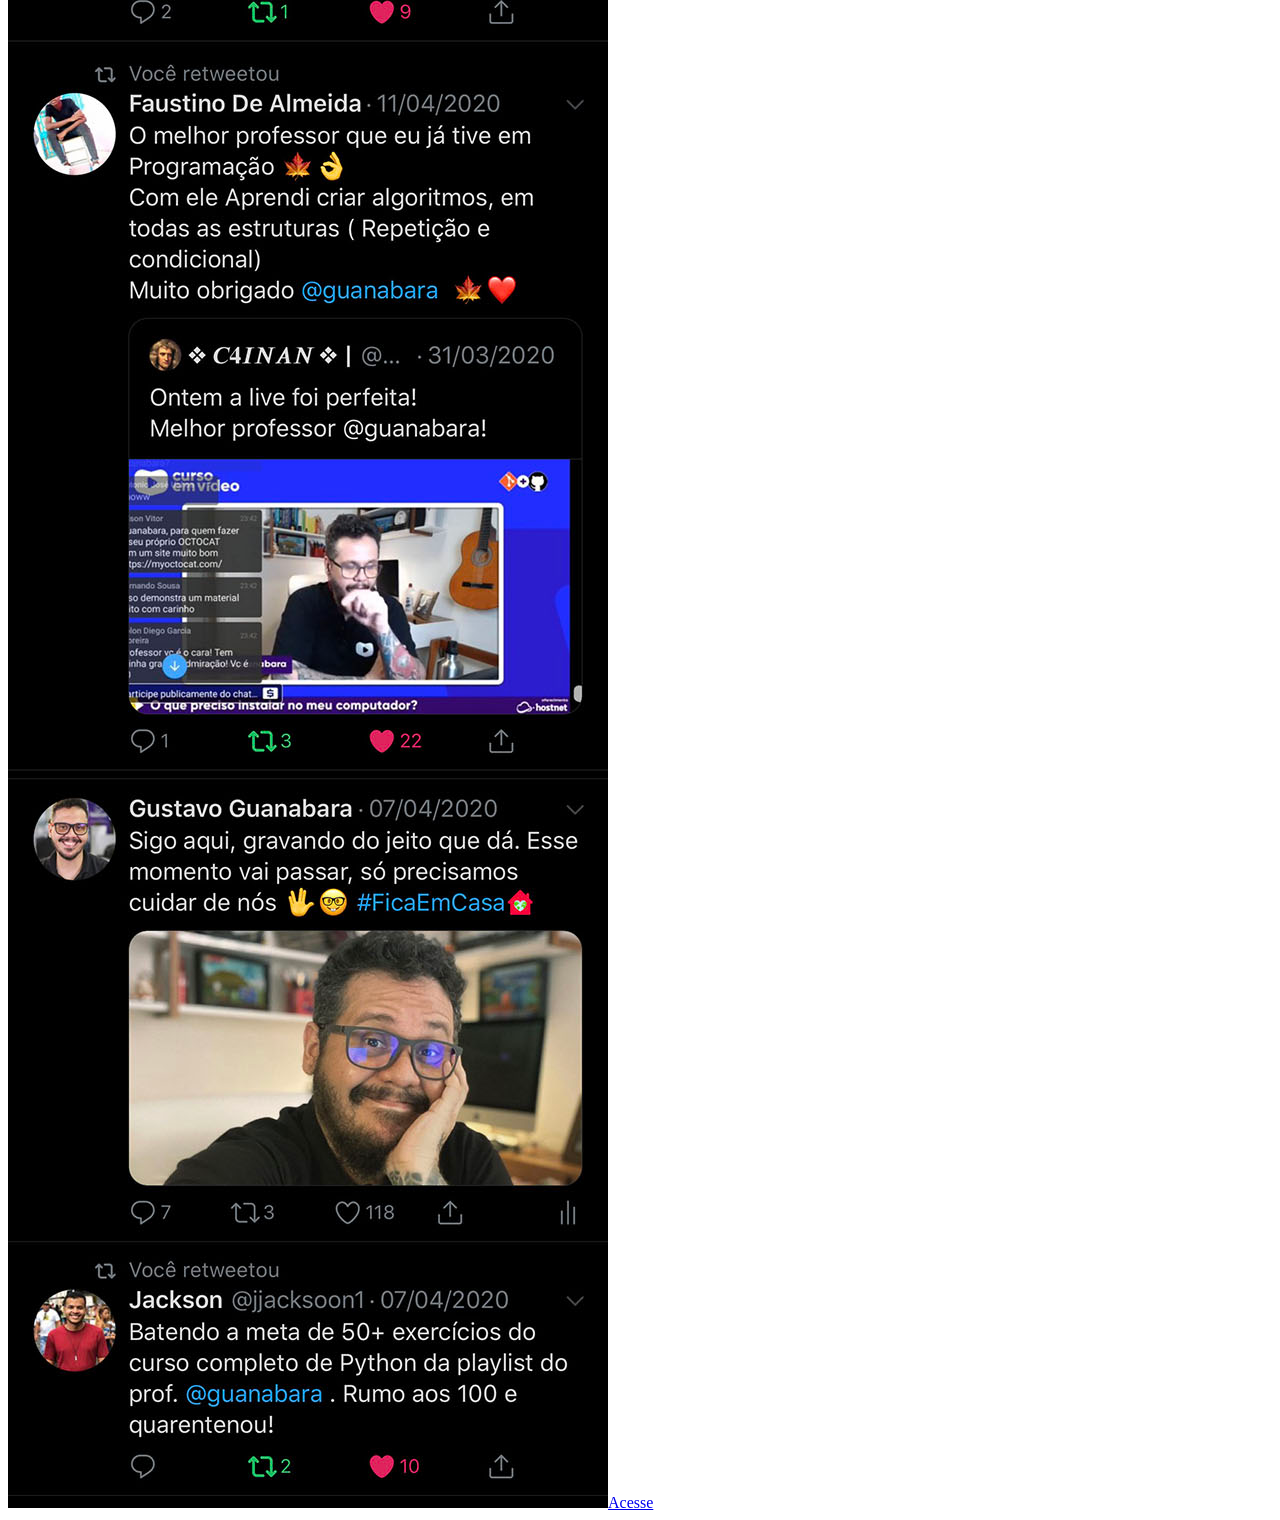
<file: linkdin.html>
<!DOCTYPE html>
<html lang="en">
<head>
    <meta charset="UTF-8">
    <meta name="viewport" content="width=
    , initial-scale=1.0">
    <title>Document</title>
</head>
<body>
     <img src="imagens/tela-twitter.jpg" alt="twiter" ><a href="https://www.linkedin.com/in/lu%C3%ADs-rocha-529507256/" target="_blank">Acesse</a>
</body>
</html>
</file>
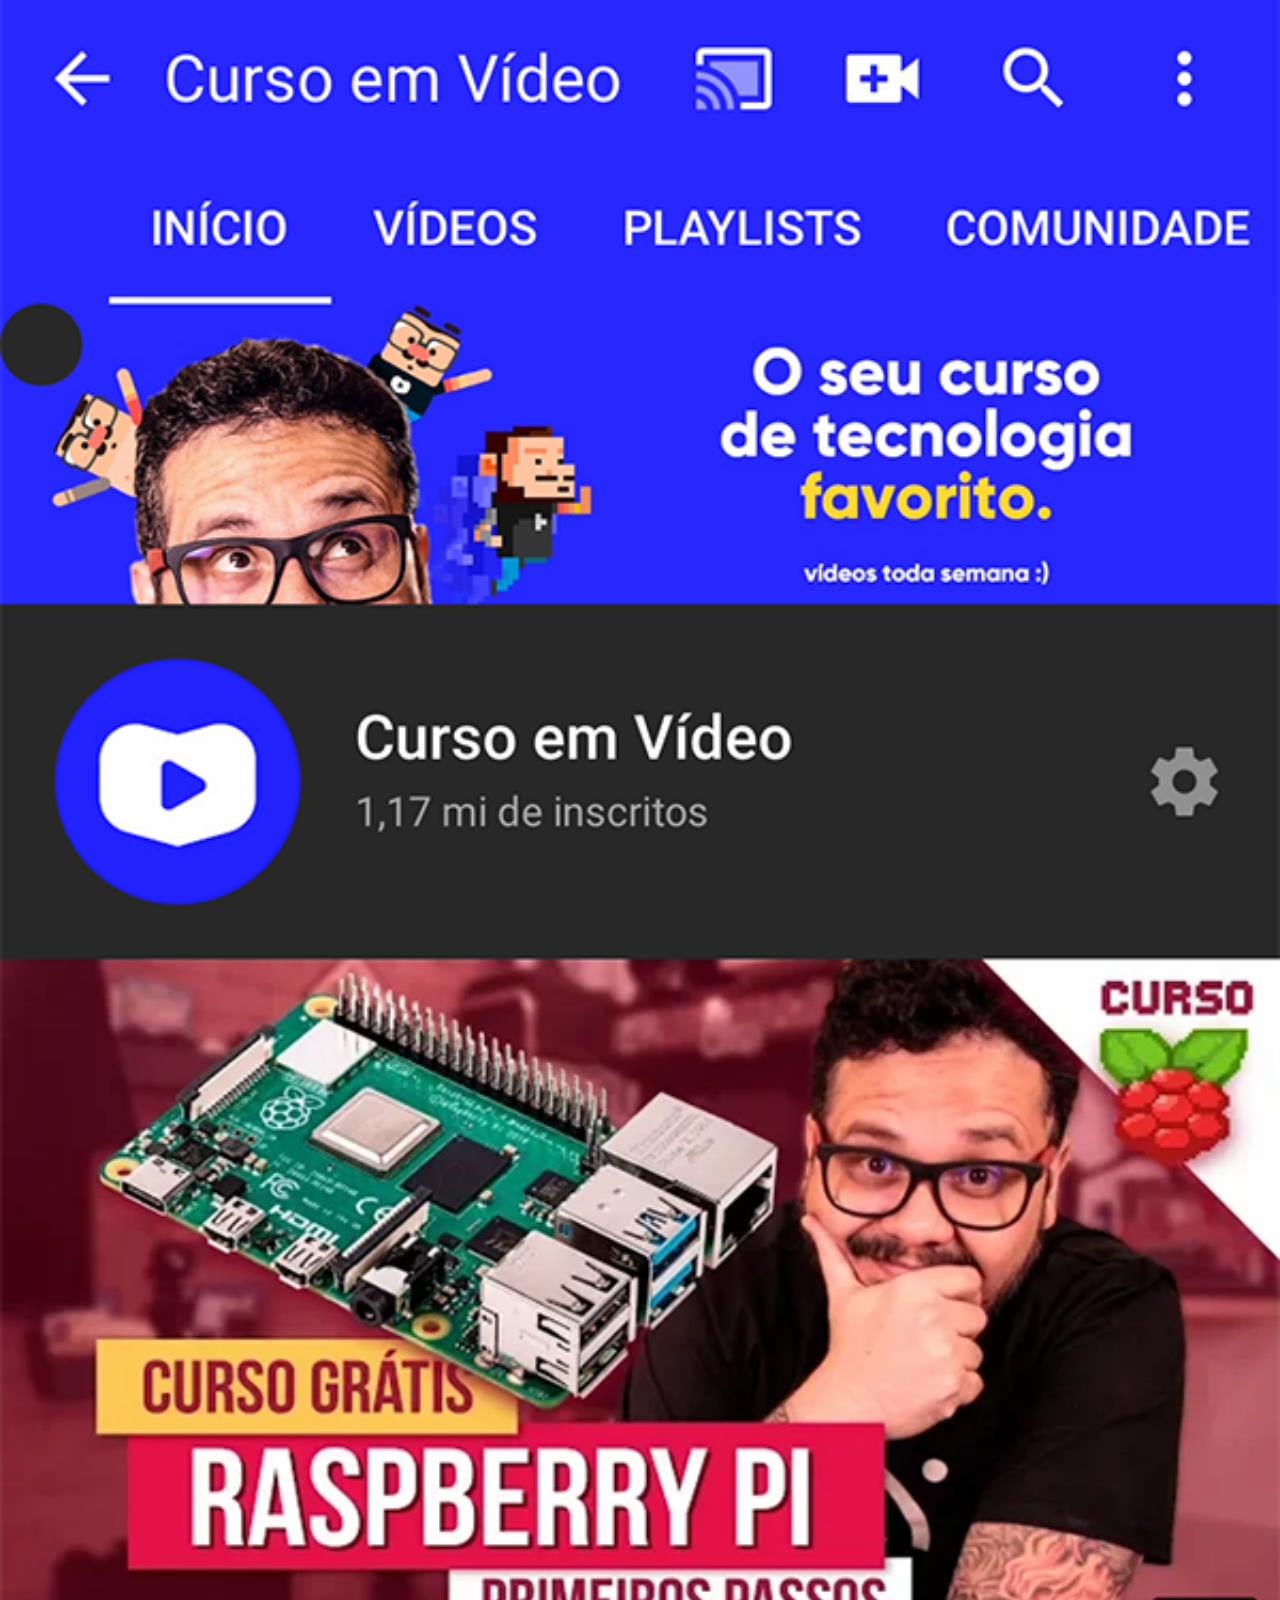
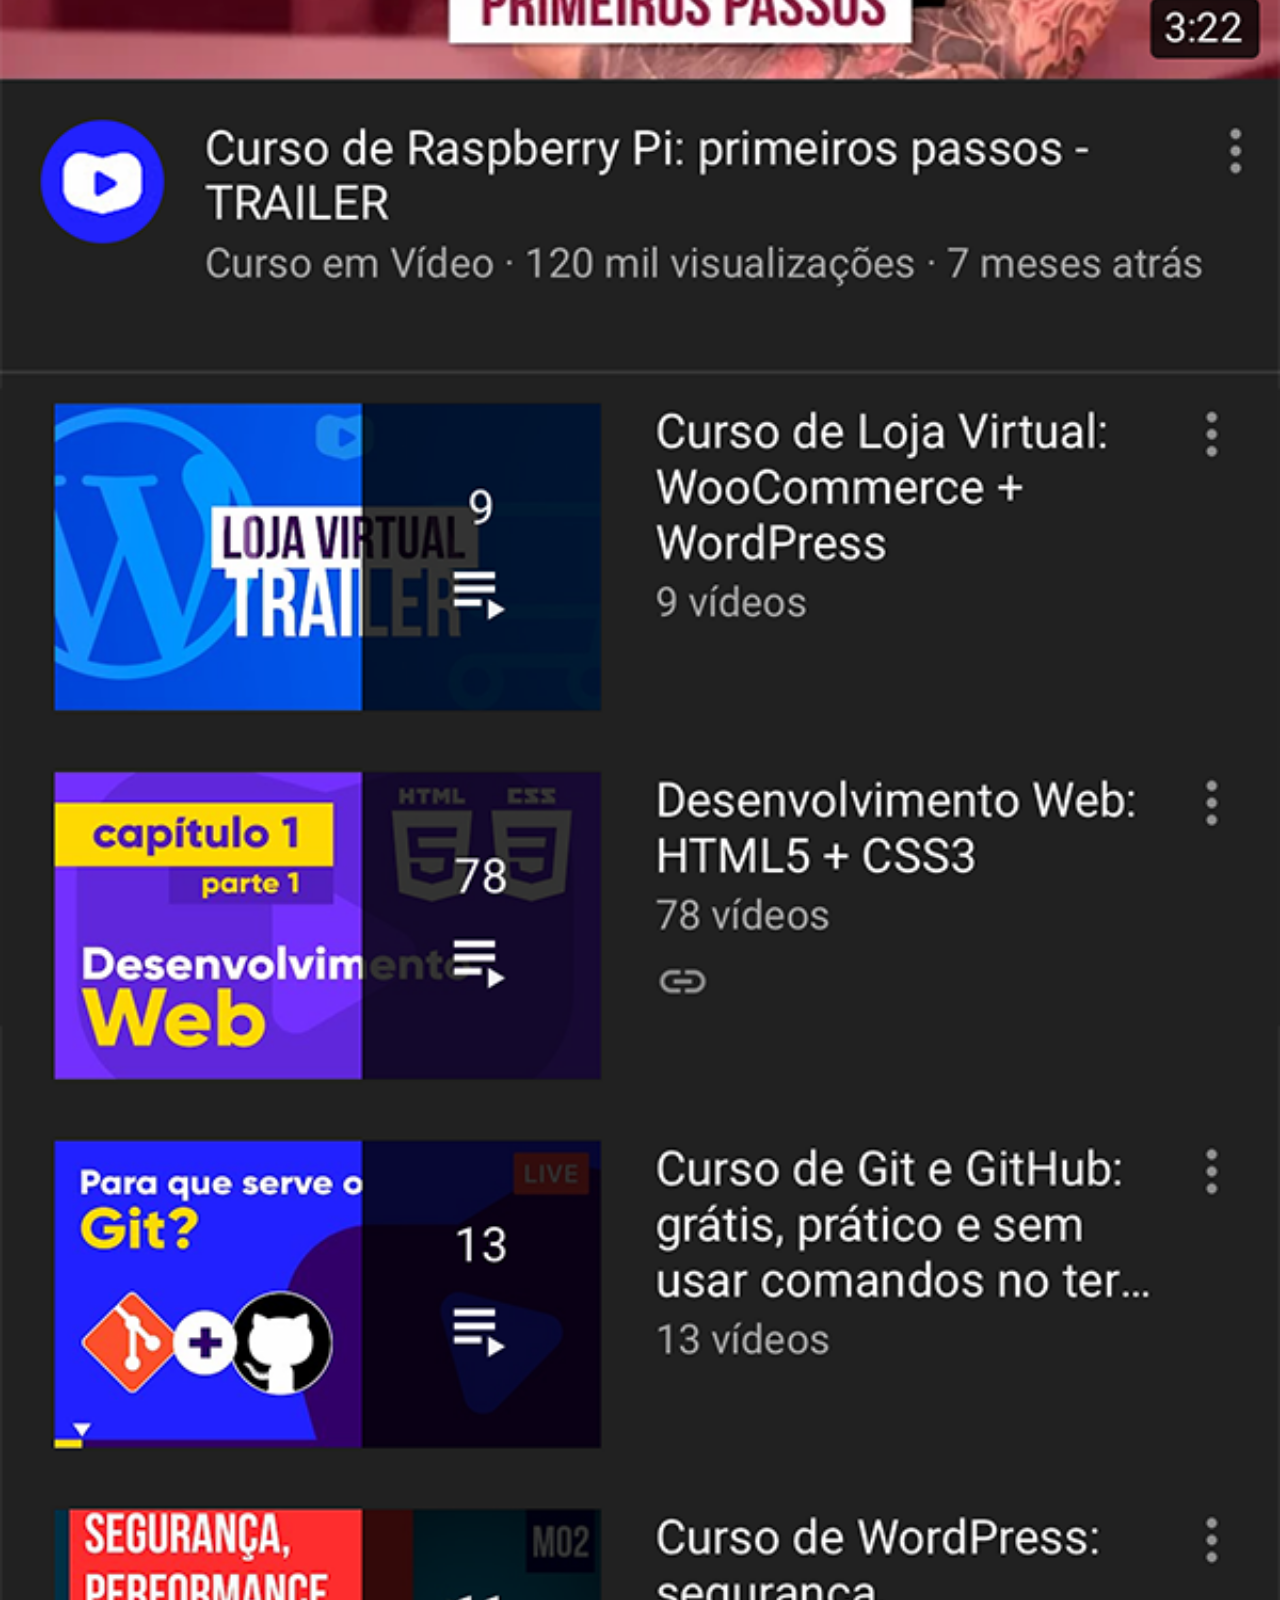
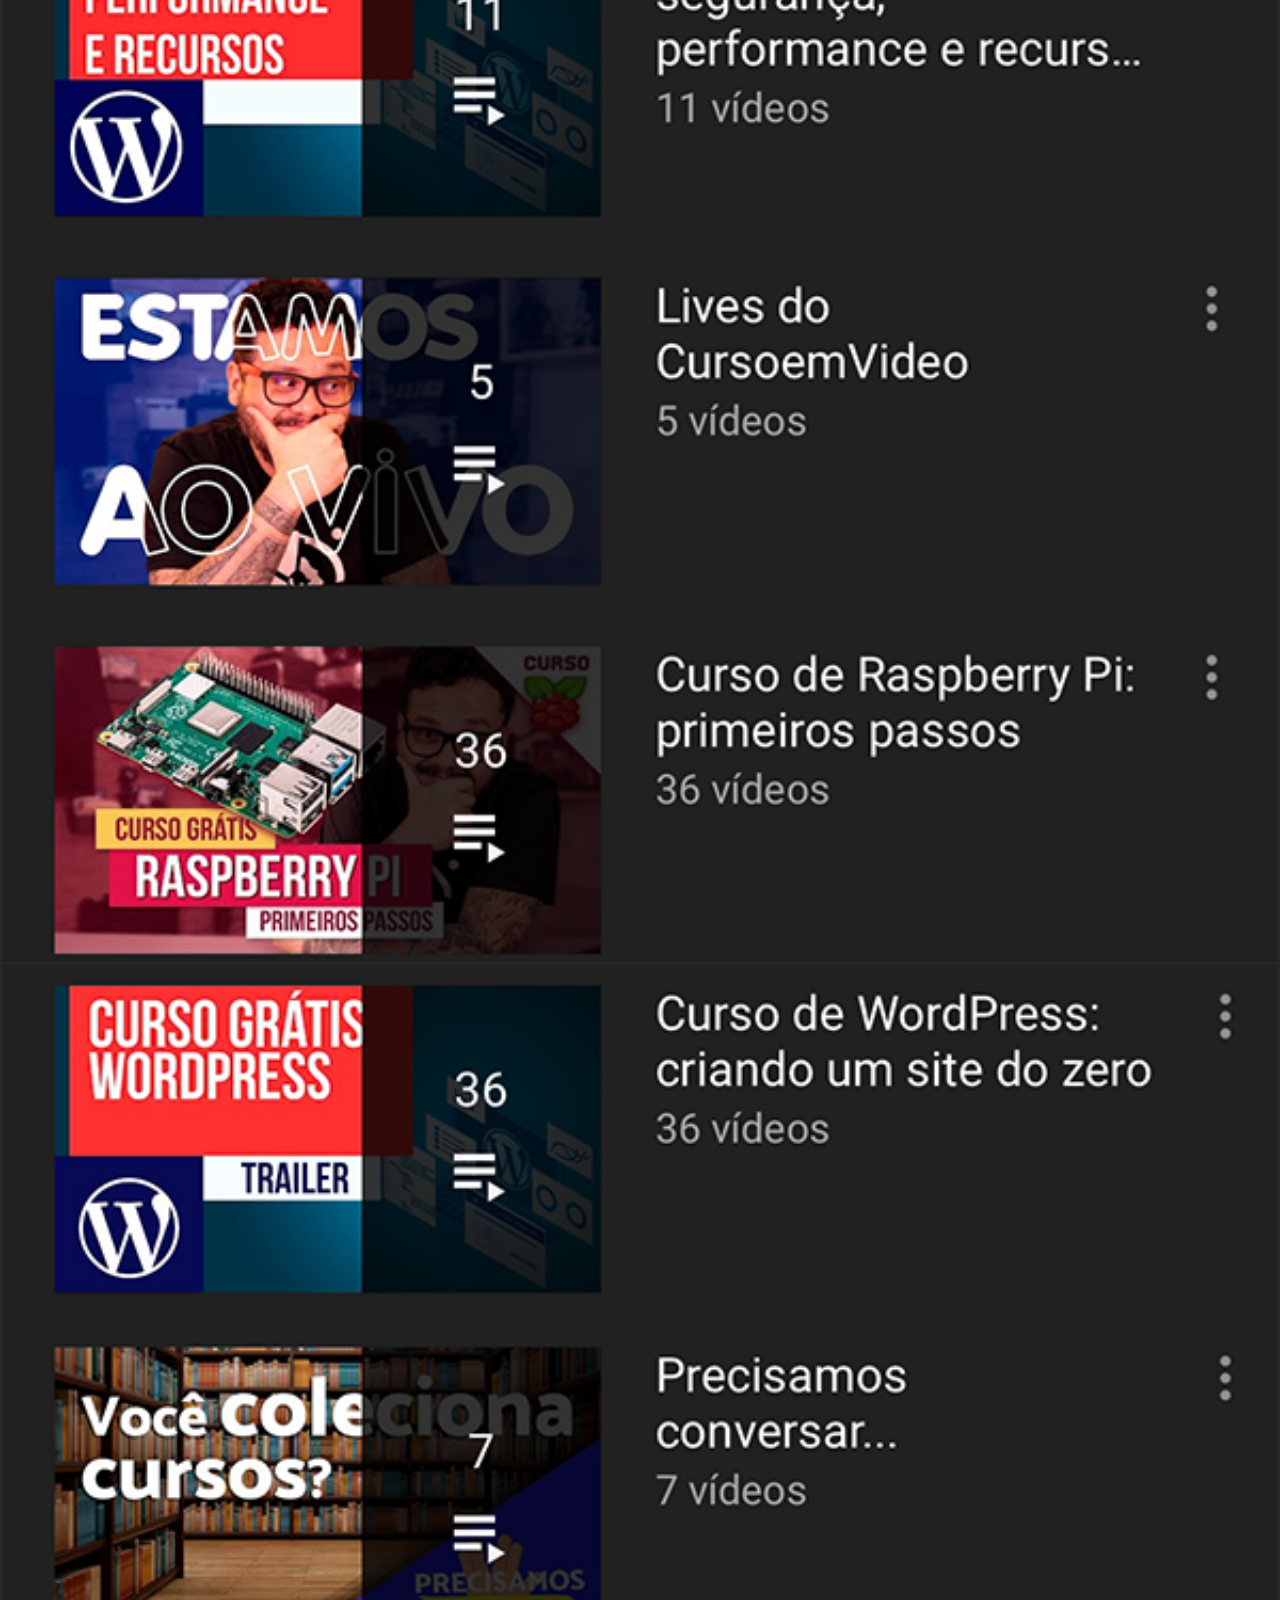
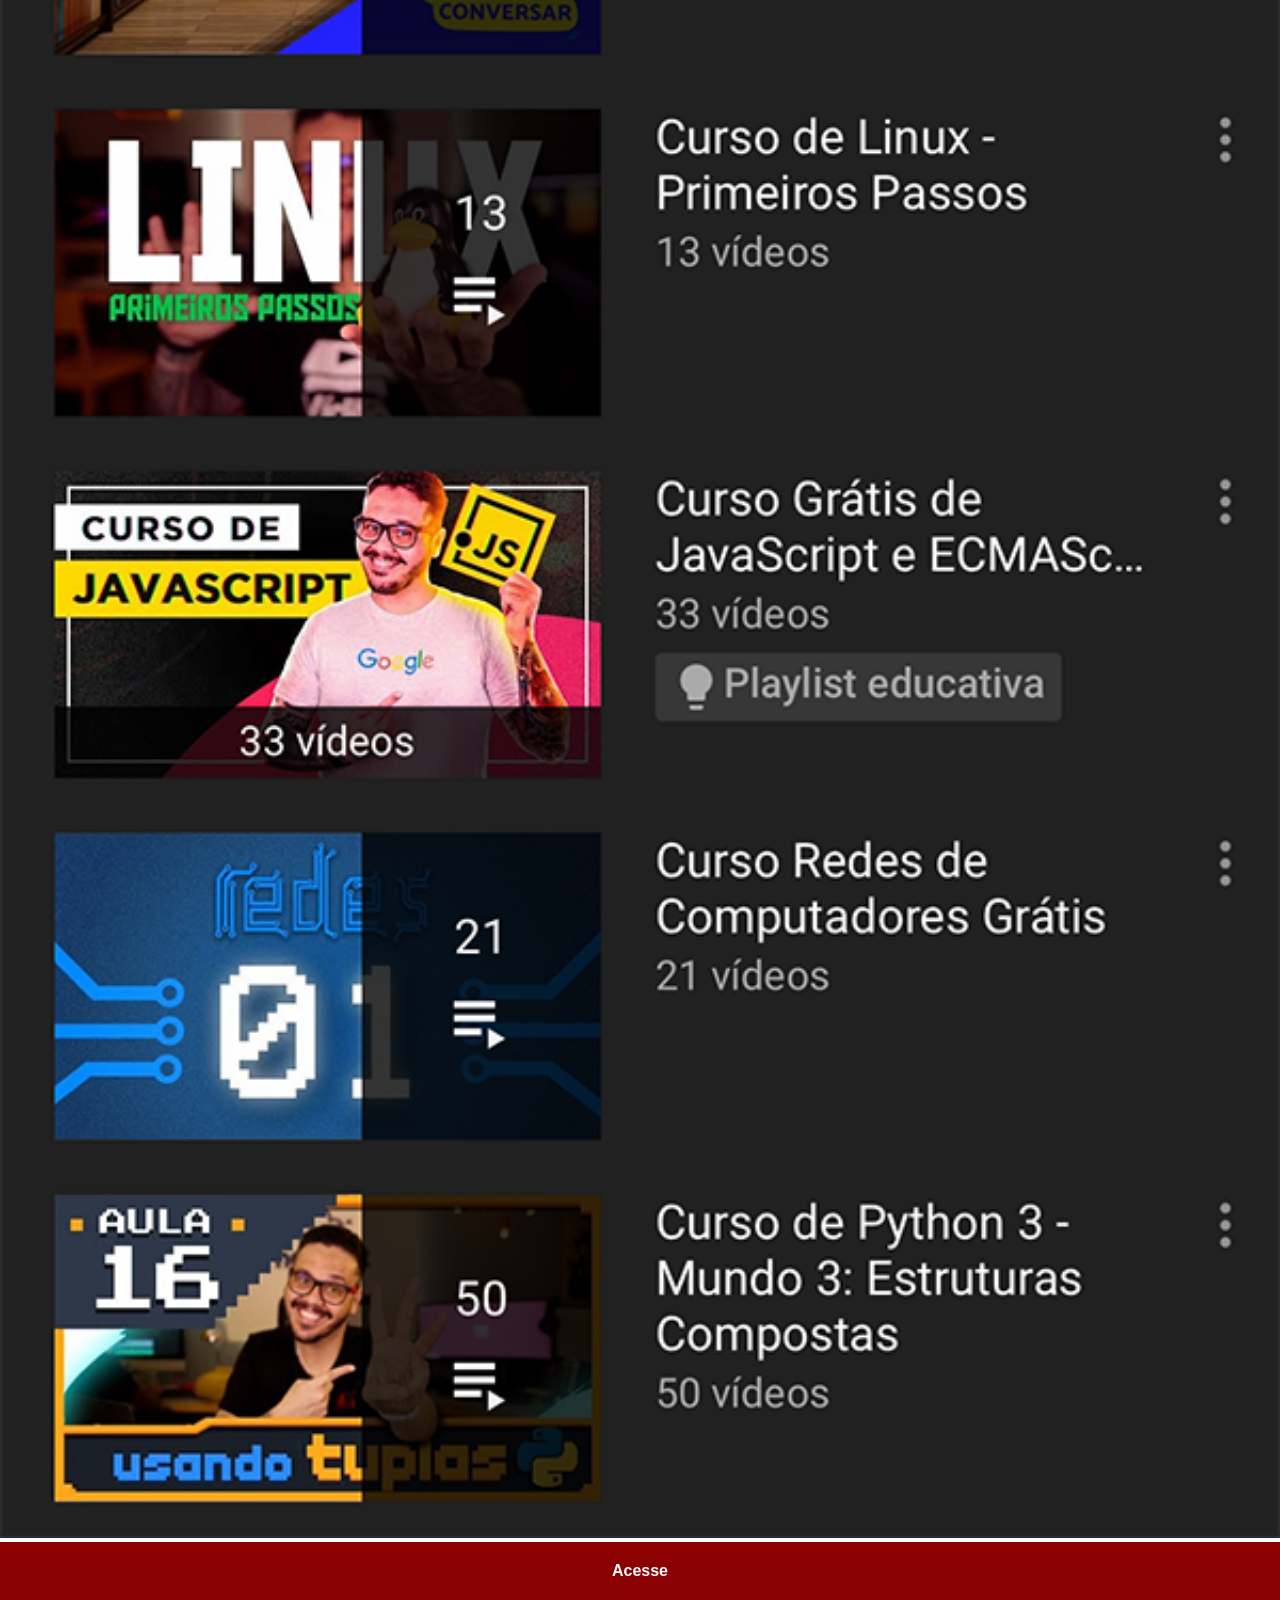
<file: youtube.html>
<!DOCTYPE html>
<html lang="en">
<head>
    <meta charset="UTF-8">
    <meta name="viewport" content="width=device-width, initial-scale=1.0">
    <title>Document</title>
    <link rel="stylesheet" href="social.css">

   
</head>
<body>
    <img src="imagens/tela-youtube.png" alt="Youtube"> <a href="https://www.youtube.com/@luisrocha9277" target="_blank"> Acesse</a>
</body>
</html>
</file>
<file: estilos.css>
@charset "UTF-8";

* {
    margin: 0px;
    padding: 0px;
    font-family: Arial, Helvetica, sans-serif;
}

    html, body {
    height: 100vh;
    width: 100vw;
    background-color: black;
}

body {
    background: url(imagens/fundo-madeira.jpg) no-repeat top center;
    background-size: cover;
    background-attachment: fixed;
    
}

main {
    height: 100vh;
    position: relative;
   
}

#telefone {
    position: absolute;
    top: 50%;
    left: 50%;
    transform: translate(-50%, -50%);

    height: 627px;
    width: 311px;
    background-color: blue;
    background: url(imagens/frame-iphone.png) no-repeat;

}

#tela {
    position: relative;
    top: 80px;
    left: 22px;
    width: 267px;
    height: 471px;
}

#Redes-sociais {
    position: absolute;
    top: 5%;
    left: 10px;

}

#Redes-sociais img {
    width: 50px;
    margin: 10px;
    border-radius: 50px;
    box-shadow: 2px 2px  4px 4px black;
    box-sizing: border-box;
    display: block;
    
    

}

#Redes-sociais img:hover {
    border: 2px solid white;
    transform: translate(-10px, -10px);
    box-shadow: 5px 5px 10px black;
    transition: transform 1s border 4s;
}
</file>
<file: social.css>
* {
            margin: 0px;
            padding: 0px;
            font-family: Arial, Helvetica, sans-serif;
        }

        ::-webkit-scrollbar {
            width: 0px;
            height: 0px;
        }

        img { 
            width: 100vw ;

        }

        a {
            display: block;
            color: white;
            background-color: darkred;
            padding: 20px;
            text-align: center;
            font-weight: bold;
            text-decoration: none;

        }
        a:hover {
            background-color: red;
        }
</file>
